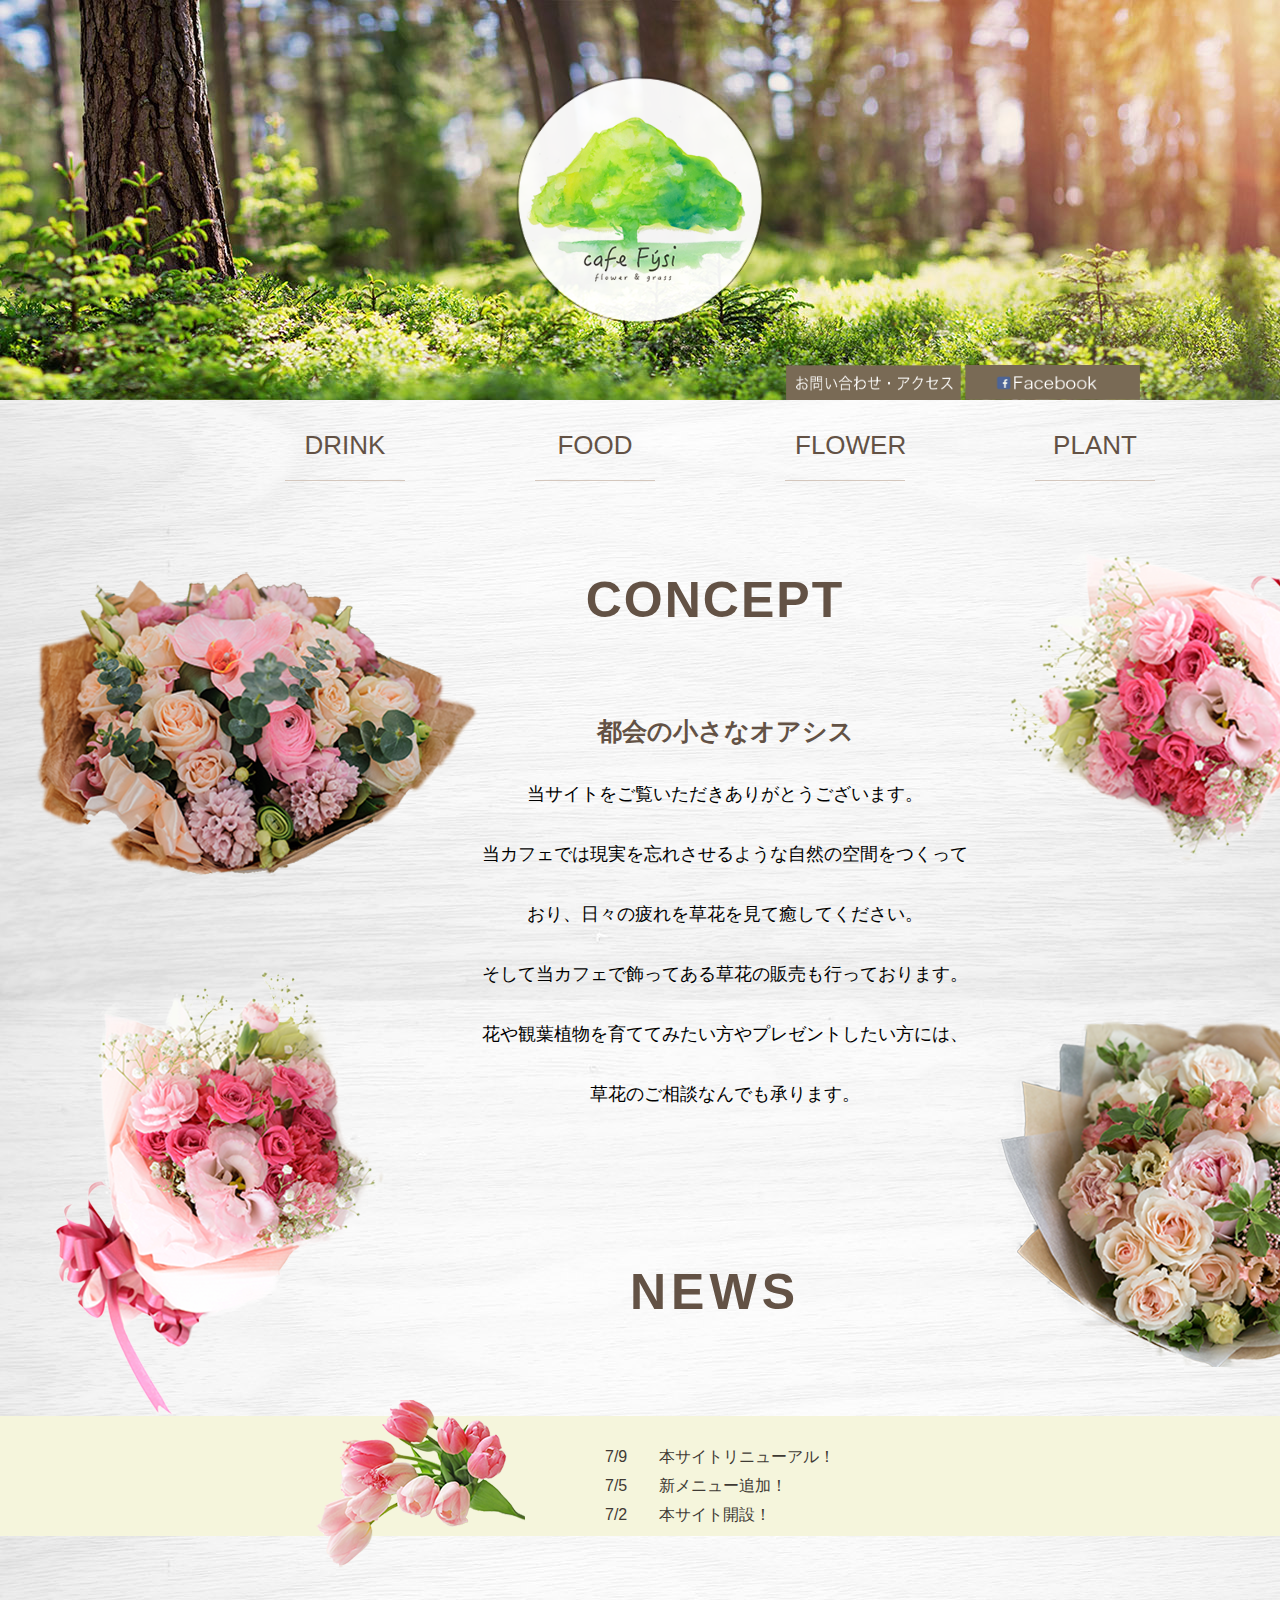
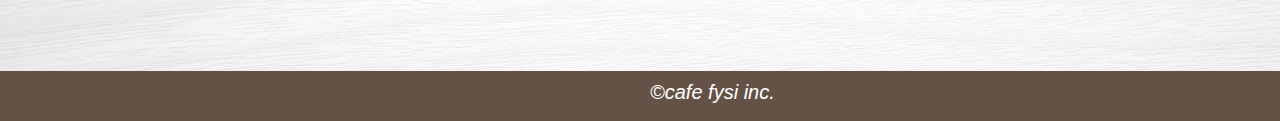
<file: index.html>
<!DOCTYPE html>
<html lang="ja">
<head>
    <meta charset="UTF-8">
    <meta name="viewport" content="width=device-width, initial-scale=1.0">
    <meta http-equiv="X-UA-Compatible" content="ie=edge">
    <link href="css/index.css" rel="stylesheet" type="text/css">
    <title>cafe fysi</title>
</head>
<body>
    <div class="header">
        <div class="slider">
            <div class="sliderwrapper" id="sliders">
                <div class="header-img"><img src="images/nature/nature-image02.jpeg" alt="header-img"></div>
                <div class="header-img"><img src="images/background/haikei01.jpeg" alt="header-img"></div>
                <div class="header-img"><img src="images/nature/nature-image04.jpeg" alt="header-img"></div>
                <div class="header-img"><img src="images/background/haikei02.jpeg" alt="header-img"></div>
            </div>
        </div>
            <a href="index.html"><img class="logo-img" src="images/logo.png" alt="logo-image"></a>
        <div class="form">
            <a href="contact.html"><img src="images/button/form.png" alt="form-image" width="175" height="35"></a>
            <a href="#"><img src="images/button/facebook.png" alt="facebook-image" width="175" height="35"></a>
        </div>
    </div>
    <div class="nav">
        <ul>
            <li><a href="drink.html">DRINK</a></li>
            <li><a href="food.html">FOOD</a></li>
            <li><a href="flower.html">FLOWER</a></li>
            <li><a href="plant.html">PLANT</a></li>
        </ul>
    </div>
<div class="main">
    <div class="leftbox">
        <p class="flower-img1">
            <img src="images/flower/flower01.png" alt="flower1">
        </p>
        <p class="flower-img2">
            <img src="images/flower/flower04.png" alt="flower2">
        </p>
    </div>
    <div class="centerbox">
        <h2 class="concept-title">CONCEPT</h2>
        <p class="concept-text"><span class="subtitle">都会の小さなオアシス</span><br>
            当サイトをご覧いただきありがとうございます。<br>
            当カフェでは現実を忘れさせるような自然の空間をつくっており、日々の疲れを草花を見て癒してください。<br>
            そして当カフェで飾ってある草花の販売も行っております。<br>
            花や観葉植物を育ててみたい方やプレゼントしたい方には、草花のご相談なんでも承ります。
        </p>
    </div>
    <div class="rightbox">
        <p class="flower-img3">
            <img src="images/flower/flower03.png" alt="flower3">
        </p>
        <p class="flower-img4">
            <img src="images/flower/flower02.png" alt="flower4">
        </p>
    </div>
    <div class="news">
        <h2 class="news-title">NEWS</h2>
        <div class="waku">
            </div>
            <p class="news-img">
                <img src="images/flower/flower.png" alt="flower5">
            </p>
            <p class="newscontents">7/9<span class="space"> </span>本サイトリニューアル！<br>
                7/5<span class="space"> </span>新メニュー追加！<br>
                7/2<span class="space"> </span> 本サイト開設！
            </p>
    </div>
</div>
<div class="footer">
    <address>&copy;cafe fysi inc.</address>
</div>
<script src="js/index.js"></script>
</body>
</html>
</file>
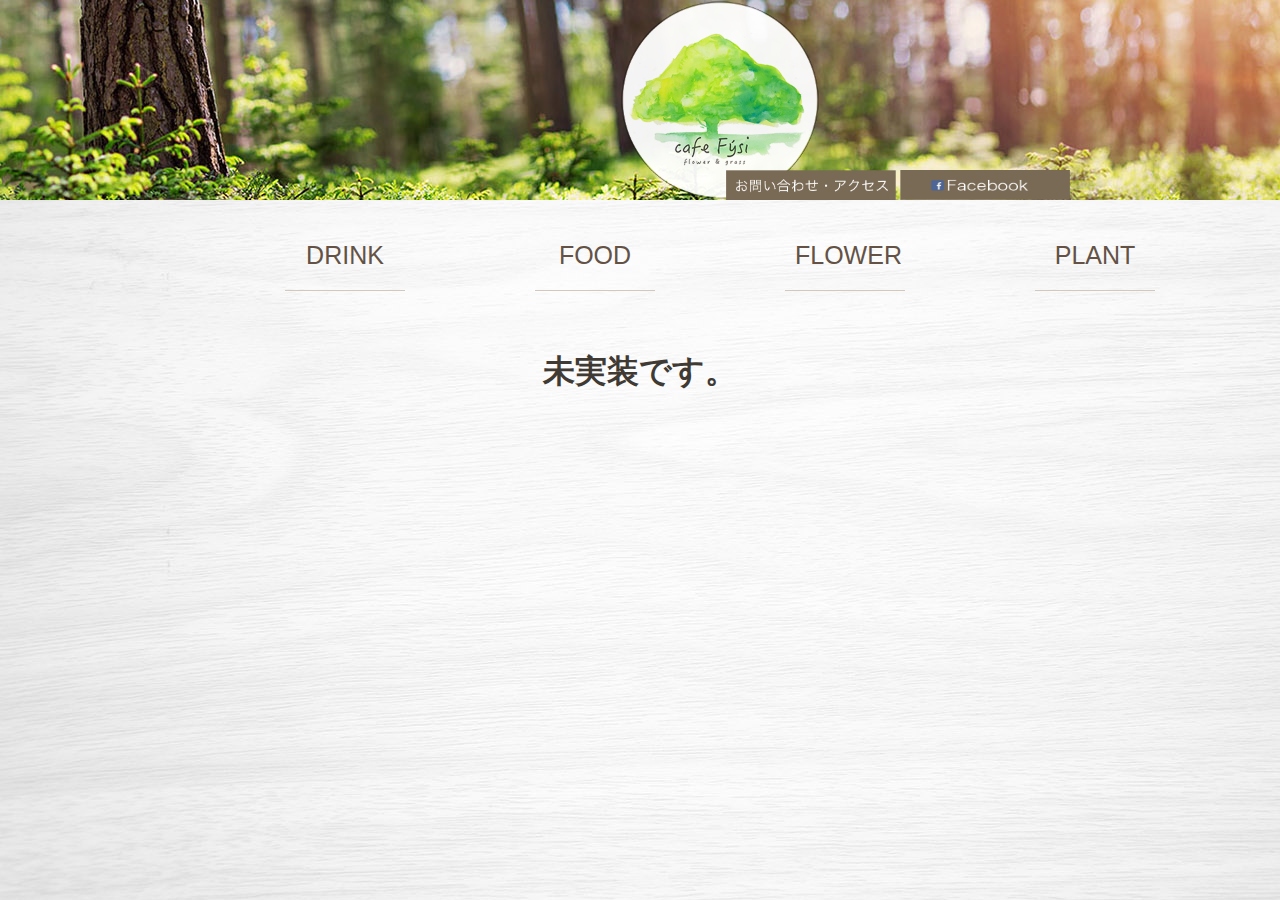
<file: contact.html>
<!DOCTYPE html>
<html lang="ja">
<head>
    <meta charset="UTF-8">
    <meta name="viewport" content="width=device-width, initial-scale=1.0">
    <meta http-equiv="X-UA-Compatible" content="ie=edge">
    <link rel="stylesheet" href="css/contact.css" type="text/css">
    <title>お問い合わせ</title>
</head>
<body>
<div class="header">
    <img class="header-img" src="images/nature/nature-image03.jpeg" alt="header-img">
    <a href="index.html" class="index-form"><img class="logo-img" src="images/logo.png" alt="logo-image" width="200" height="200"></a>
    <div class="form">
        <a href="#"><img src="images/button/form.png" alt="form-image" width="170" height="30"></a>
        <a href="#"><img src="images/button/facebook.png" alt="facebook-image" width="170" height="30"></a>
    </div>
</div>
<div class="nav">
    <ul class="menu">
        <li><a href="drink.html">DRINK</a></li>
        <li><a href="food.html">FOOD</a></li>
        <li><a href="flower.html">FLOWER</a></li>
        <li><a href="plant.html">PLANT</a></li>
    </ul>
</div>
<div class="content">
    <h1>未実装です。</h1>
</div>
</body>
</html>
</file>
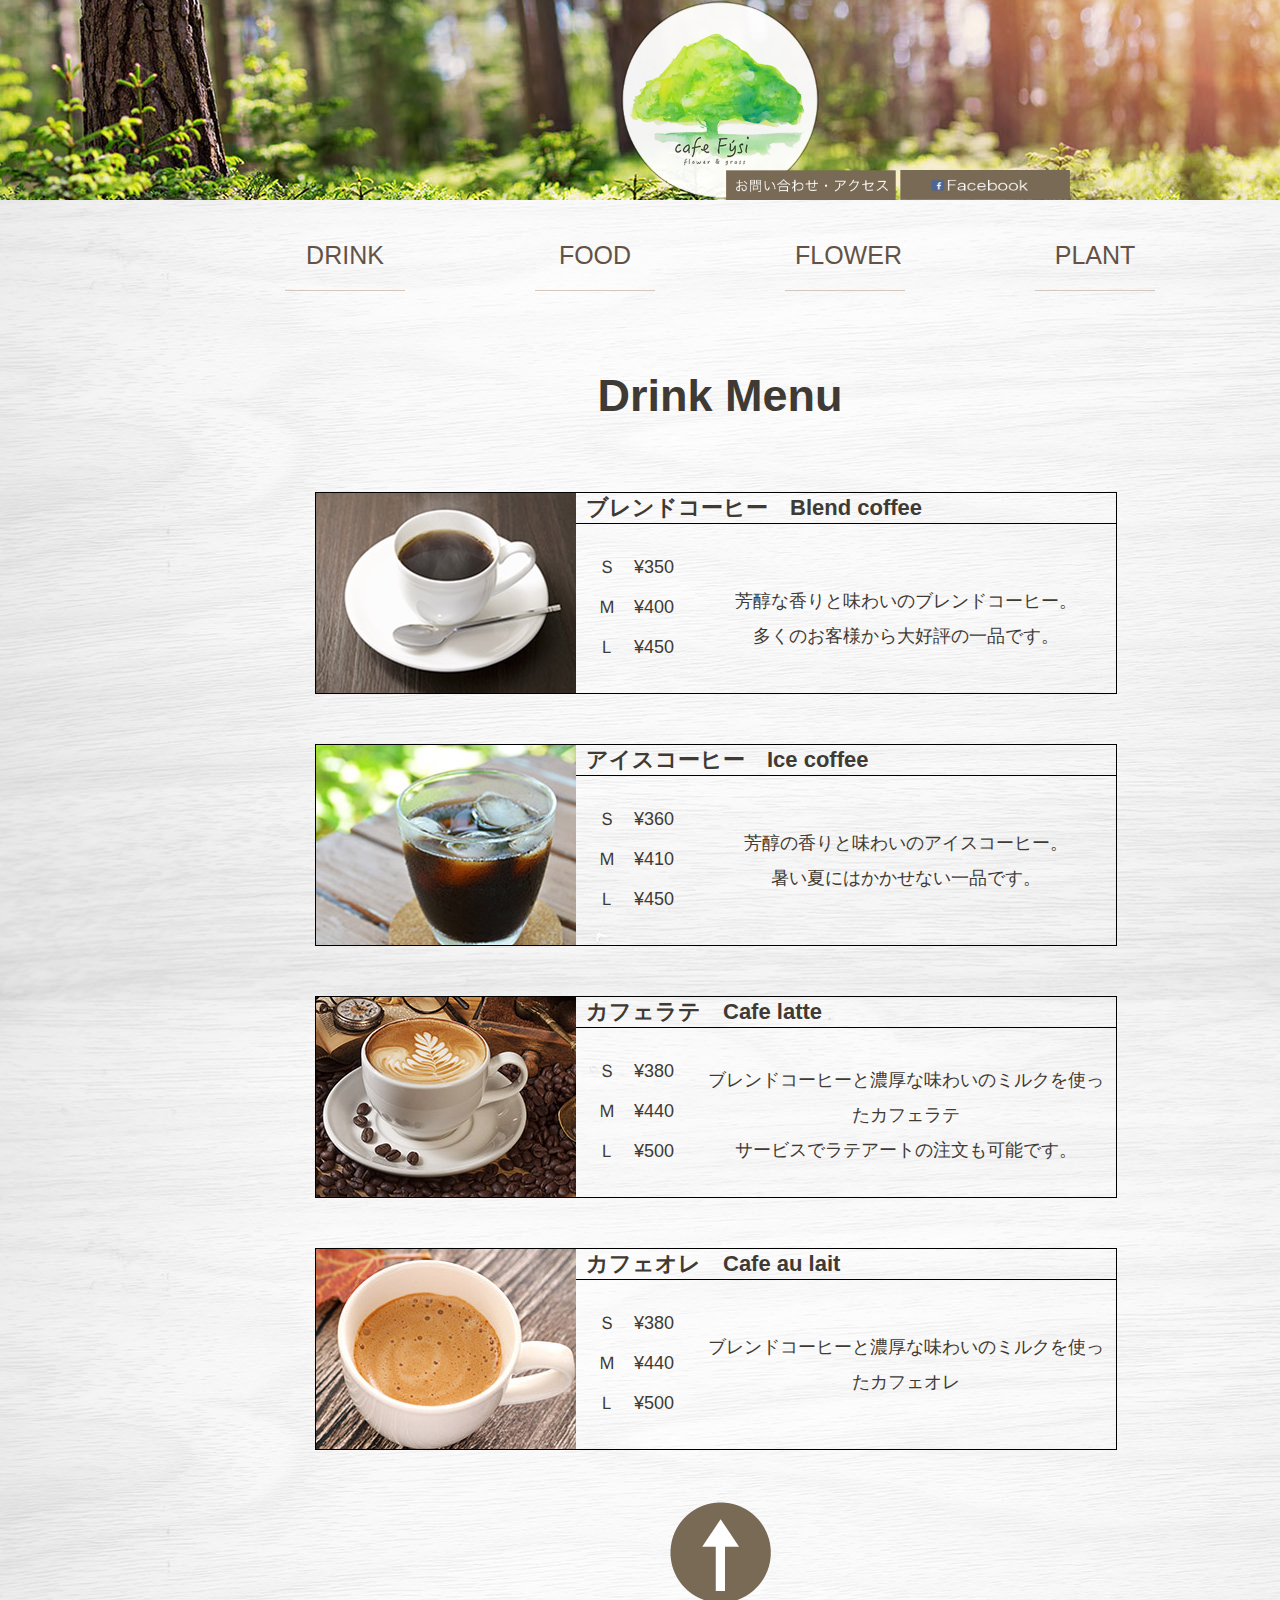
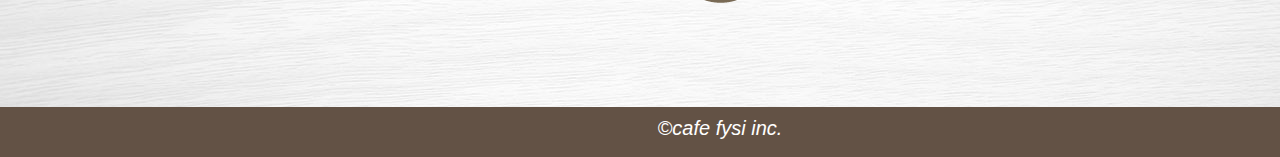
<file: drink.html>
<!DOCTYPE html>
<html lang="ja">
<head>
    <meta charset="UTF-8">
    <meta name="viewport" content="width=device-width, initial-scale=1.0">
    <meta http-equiv="X-UA-Compatible" content="ie=edge">
    <link href="css/drink.css" rel="stylesheet" type="text/css">
    <title>cafe fysi drink menu</title>
</head>
<body>
<div class="drink-main">
    <div class="header">
        <img class="header-img" src="images/nature/nature-image03.jpeg" alt="header-img">
        <a href="index.html" class="index-form"><img class="logo-img" src="images/logo.png" alt="logo-image" width="200" height="200"></a>
        <div class="form">
            <a href="contact.html"><img src="images/button/form.png" alt="form-image" width="170" height="30"></a>
            <a href="#"><img src="images/button/facebook.png" alt="facebook-image" width="170" height="30"></a>
        </div>
    </div>
    <div class="nav">
        <ul class="menu">
            <li><a href="drink.html">DRINK</a></li>
            <li><a href="food.html">FOOD</a></li>
            <li><a href="flower.html">FLOWER</a></li>
            <li><a href="plant.html">PLANT</a></li>
        </ul>
    </div>
    <div class="main">
        <h1>Drink Menu</h1>
        <div class="drinkmenu">
            <div class="blendcoffee"> 
                <img src="images/drink/drink01.jpeg" alt="coffee">
                <p class="blendcoffee-name">ブレンドコーヒー　Blend coffee</p>
                <ul class="price">
                    <li>Ｓ　¥350</li>
                    <li>Ｍ　¥400</li>
                    <li>Ｌ　¥450</li>
                </ul>
                <p class="bc-content">芳醇な香りと味わいのブレンドコーヒー。<br>
            多くのお客様から大好評の一品です。</p>
            </div>
            <div class="icecoffee">  
                <img src="images/drink/drink02.jpeg" alt="coffee">
                <p class="icecoffee-name">アイスコーヒー　Ice coffee</p>
                <ul class="price">
                    <li>Ｓ　¥360</li>
                    <li>Ｍ　¥410</li>
                    <li>Ｌ　¥450</li>
                </ul>
                <p class="ic-content">芳醇の香りと味わいのアイスコーヒー。<br>
                暑い夏にはかかせない一品です。</p>
            </div>
            <div class="cafelatte">  
                <img src="images/drink/drink03.jpeg" alt="coffee">
                <p class="cafelatte-name">カフェラテ　Cafe latte</p>
                <ul class="price">
                    <li>Ｓ　¥380</li>
                    <li>Ｍ　¥440</li>
                    <li>Ｌ　¥500</li>
                </ul>
                <p class="cl-content">ブレンドコーヒーと濃厚な味わいのミルクを使ったカフェラテ<br>
                サービスでラテアートの注文も可能です。</p>
            </div>
            <div class="cafeaulait">  
                <img src="images/drink/drink04.jpeg" alt="coffee">
                <p class="cafeaulait-name">カフェオレ　Cafe au lait</p>
                <ul class="price">
                    <li>Ｓ　¥380</li>
                    <li>Ｍ　¥440</li>
                    <li>Ｌ　¥500</li>
                </ul>
                <p class="cal-content">ブレンドコーヒーと濃厚な味わいのミルクを使ったカフェオレ</p>
            </div>
        </div>
        <a href="drink.html" class="top-up"><img src="images/button/up-button.png" alt="up-button" class="up-button"></a>
    </div>
    <div class="footer">
        <address>&copy;cafe fysi inc.</address>
    </div>
</div>

</body>
</html>
</file>
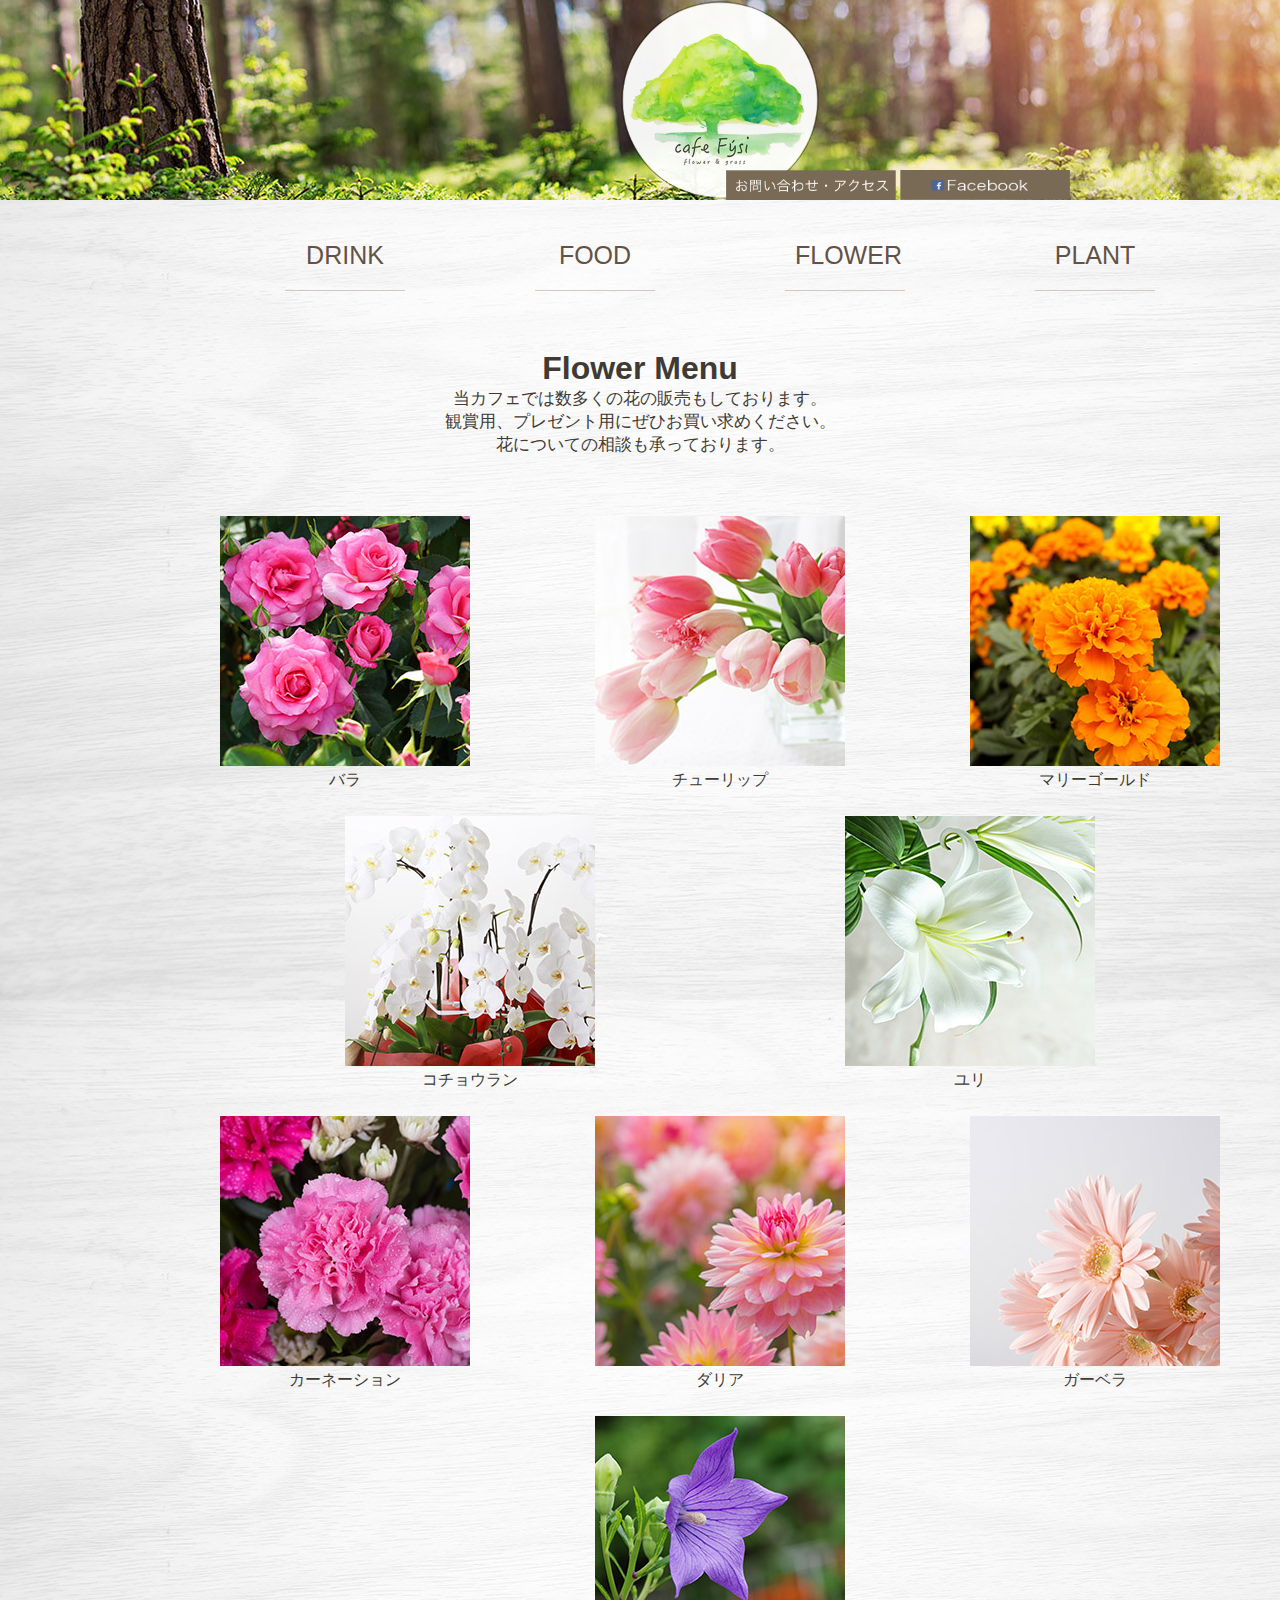
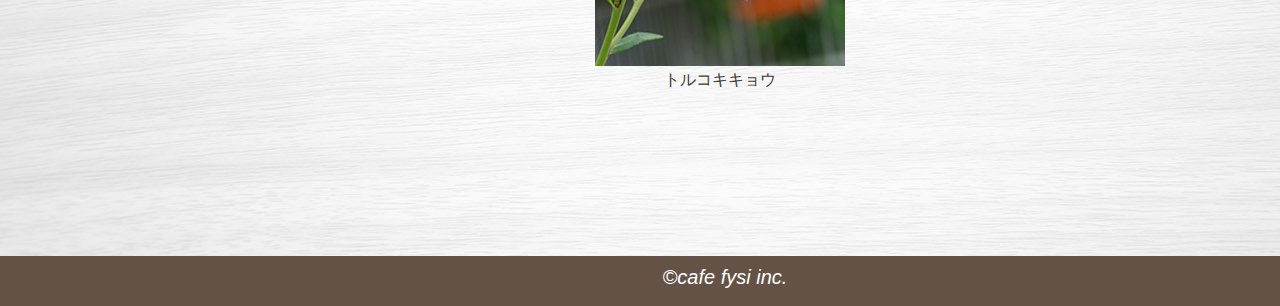
<file: flower.html>
<!DOCTYPE html>
<html lang="ja">
<head>
    <meta charset="UTF-8">
    <meta name="viewport" content="width=device-width, initial-scale=1.0">
    <meta http-equiv="X-UA-Compatible" content="ie=edge">
    <link href="css/flower.css" rel="stylesheet" type="text/css">
    <title>cafe fysi flower menu</title>
</head>
<body>
<div class="flower-main">
    <div class="header">
        <img class="header-img" src="images/nature/nature-image03.jpeg" alt="header-img">
        <a href="index.html" class="index-form"><img class="logo-img" src="images/logo.png" alt="logo-image" width="200" height="200"></a>
        <div class="form">
            <a href="contact.html"><img src="images/button/form.png" alt="form-image" width="170" height="30"></a>
            <a href="#"><img src="images/button/facebook.png" alt="facebook-image" width="170" height="30"></a>
        </div>
    </div>
    <div class="nav">
        <ul class="menu">
            <li><a href="drink.html">DRINK</a></li>
            <li><a href="food.html">FOOD</a></li>
            <li><a href="flower.html">FLOWER</a></li>
            <li><a href="plant.html">PLANT</a></li>
        </ul>
    </div>
    <div class="main">
        <h1>Flower Menu</h1>
        <p>当カフェでは数多くの花の販売もしております。<br>
            観賞用、プレゼント用にぜひお買い求めください。<br>
            花についての相談も承っております。</p>
        <div class="flower-images-list">
            <div class="flower-images-line01">
                <div class="roze">
                    <label for="popup01">
                        <img src="images/flower/roze.jpeg" alt="roze"><br>
                        バラ
                    </label>
                    <input type="checkbox" id="popup01">
                    <div class="popup">
                        <label for="popup01">
                            <span class="close">CLOSE</span>
                        </label>
                        <div class="flower-derails">
                            <h2>バラ</h2>
                            <img src="images/flower/roze.jpeg" alt="roze" class="image">
                            <p class="derails">
                                分類…バラ科<br>
                                植物タイプ…多年草<br>
                                大きさ…15〜200cm
                            </p>
                            <p class="price">1本　¥200</p>
                            <h3 class="htgrow">育て方</h3>
                            <p class="htgrow-content">
                                日当たりと水はけのよいところが適します。土質はあまり選びません。<br>
                                生育の適温は15～20℃ぐらいですが、夏の暑さにも耐え、軽い霜程度ならほとんど傷まず咲き続けます。
                            </p>
                            <h3 class="feature">特徴</h3>
                            <p class="feature-content">
                                ボリューム感があり、マッス植えや花壇の縁取り、コンテナ植えなど、広い場所から小さなスペースまで、華やかさを出すには好都合な草花です。
                            </p>
                        </div>
                    </div>
                </div>
                <div class="tulip">
                    <label for="popup02">
                        <img src="images/flower/tulip.jpeg" alt="tulip"><br>
                        チューリップ
                    </label>
                    <input type="checkbox" id="popup02">
                    <div class="popup">
                        <label for="popup02">
                            <span class="close">CLOSE</span>
                        </label>
                        <div class="flower-derails">
                            <h2>チューリップ</h2>
                            <img src="images/flower/tulip.jpeg" alt="tulip" class="image">
                            <p class="derails">
                                分類…ユリ科<br>
                                植物タイプ…多年草<br>
                                大きさ…60〜100cm
                            </p>
                            <p class="price">1本　¥100</p>
                            <h3 class="htgrow">育て方</h3>
                            <p class="htgrow-content">
                                日当たりのよい場所で育てます。庭植えの場合は、水はけがよいところで、連作はできるだけ避けます。<br>
                                植えつけの2～3週間前に、1㎡当たり堆肥1kgと苦土石灰100gをよくすき込んでおきます。
                            </p>
                            <h3 class="feature">特徴</h3>
                            <p class="feature-content">
                                チューリップは花も葉もシンプルで美しく、世界中で人気のある球根植物です。<br>
                            これまでに数えられないほどの品種が誕生し、現在の品種リストには5000を超える品種が登録され、およそ1000品種が世界中で育てられています。
                            </p>
                        </div>
                    </div>
                </div>
                <div class="marigold">
                    <label for="popup03">
                        <img src="images/flower/marigold.jpeg" alt="marigold"><br>
                        マリーゴールド
                    </label>
                    <input type="checkbox" id="popup03">
                    <div class="popup">
                        <label for="popup03">
                            <span class="close">CLOSE</span>
                        </label>
                        <div class="flower-derails">
                            <h2>マリーゴールド</h2>
                            <img src="images/flower/marigold.jpeg" alt="marigold" class="image">
                            <p class="derails">
                                分類…キク科<br>
                                植物タイプ…１年草<br>
                                大きさ…20〜100cm
                            </p>
                            <p class="price">1苗　¥180</p>
                            <h3 class="htgrow">育て方</h3>
                            <p class="htgrow-content">
                                日当たりと水はけのよいところが適します。土質はあまり選びません。<br>
                                生育の適温は15～20℃ぐらいですが、夏の暑さにも耐え、軽い霜程度ならほとんど傷まず咲き続けます。
                            </p>
                            <h3 class="feature">特徴</h3>
                            <p class="feature-content">
                                栽培も容易で、花壇の定番品目ともいえるポピュラーな花です。<br>
                                ボリューム感があり、マッス植えや花壇の縁取り、コンテナ植えなど、広い場所から小さなスペースまで、華やかさを出すには好都合な草花です。
                            </p>
                        </div>
                    </div>
                </div>
            </div>
            <div class="flower-images-line02">
                <div class="phalaenopsis">
                    <label for="popup04">
                        <img src="images/flower/phalaenopsis.jpeg" alt="phalaenopsis"><br>
                        コチョウラン
                    </label>
                    <input type="checkbox" id="popup04">
                    <div class="popup">
                        <label for="popup04">
                            <span class="close">CLOSE</span>
                        </label>
                        <div class="flower-derails">
                            <h2>コチョウラン</h2>
                            <img src="images/flower/phalaenopsis.jpeg" alt="phalaenopsis" class="image">
                            <p class="derails">
                                分類…ラン科<br>
                                植物タイプ…多年草<br>
                                大きさ…10〜100cm
                            </p>
                            <p class="phalaenopsis-price">1本仕立て　¥6000</p>
                            <h3 class="htgrow">育て方</h3>
                            <p class="htgrow-content">
                                やや暖かめ（18℃以上）を好むので、冬は室内の暖かい場所で、春の終わり（5月下旬）から秋の初め（9月下旬）までは戸外で管理します。<br>
                                また、強い日光を嫌うので、夏は40～50％の遮光ネットの下に置きます。
                            </p>
                            <h3 class="feature">特徴</h3>
                            <p class="feature-content">
                                コチョウランは、もともとは東南アジア原産の着生ランです。バルブをもたず、肉厚の大きな葉の中に水分や養分をためて成長するタイプです。<br>
                                暖かい栽培環境を好むため、冬の寒さには注意が必要です。
                            </p>
                        </div>
                    </div>
                </div>
                <div class="lily">
                    <label for="popup05">
                        <img src="images/flower/lily.jpeg" alt="lily"><br>
                        ユリ
                    </label>
                    <input type="checkbox" id="popup05">
                    <div class="popup">
                        <label for="popup05">
                            <span class="close">CLOSE</span>
                        </label>
                        <div class="flower-derails">
                            <h2>ユリ</h2>
                            <img src="images/flower/lily.jpeg" alt="lily" class="image">
                            <p class="derails">
                                分類…ユリ科<br>
                                植物タイプ…多年草<br>
                                大きさ…50〜200cm
                            </p>
                            <p class="price">1本　¥1000</p>
                            <h3 class="htgrow">育て方</h3>
                            <p class="htgrow-content">
                                 球根が埋まっている地中の温度が高くなるのを嫌うため、梅雨明け以降は、地面に強い直射日光が当たらない場所や建物の東側など、できるだけ涼しい環境で育てるとよいでしょう。
                            </p>
                            <h3 class="feature">特徴</h3>
                            <p class="feature-content">ユリは花姿や草姿、開花期などがさまざまで、多くの園芸品種があります。<br>
                                減少したとはいえ、日本には、ヤマユリやササユリ、テッポウユリなどが野山に自生しており、古くから愛されてきました
                            </p>
                        </div>
                    </div>
                </div>
            </div>
            <div class="flower-images-line03">
                <div class="carnation">
                    <label for="popup06">
                        <img src="images/flower/carnation.jpeg" alt="carnation"><br>
                        カーネーション
                    </label>
                    <input type="checkbox" id="popup06">
                    <div class="popup">
                        <label for="popup06">
                            <span class="close">CLOSE</span>
                        </label>
                        <div class="flower-derails">
                            <h2>カーネーション</h2>
                            <img src="images/flower/carnation.jpeg" alt="carnation" class="image">
                            <p class="derails">
                                分類…ナデシコ科<br>
                                植物タイプ…多年草<br>
                                大きさ…10〜30cm
                            </p>
                            <p class="price">1本　¥100</p>
                            <h3 class="htgrow">育て方</h3>
                            <p class="htgrow-content">
                                庭植え、鉢植えを問わず、日当たりがよく、乾燥した気候を好み、高温多湿や長雨には弱い性質をもっています。<br>
                                ナデシコの仲間なので似たような環境がよいのですが、タツタナデシコなどよりは、蒸れや病気に弱いので注意します。
                            </p>
                            <h3 class="feature">特徴</h3>
                            <p class="feature-content">
                                カーネーションは母の日に贈る花として、古くから親しまれ、年間を通してフラワーアレンジやブーケなどに利用の多い花です。<br>
                                フリルのように波打つ花びらが重なり合い、すっきりとした端正な草姿と独特の香りが魅力です。
                            </p>
                        </div>
                    </div>
                </div>
                <div class="dahlia">
                    <label for="popup07">
                        <img src="images/flower/dahlia.jpeg" alt="dahlia"><br>
                        ダリア
                    </label>
                    <input type="checkbox" id="popup07">
                    <div class="popup">
                        <label for="popup07">
                            <span class="close">CLOSE</span>
                        </label>
                        <div class="flower-derails">
                            <h2>ダリア</h2>
                            <img src="images/flower/dahlia.jpeg" alt="dahlia" class="image">
                            <p class="derails">
                                分類…キク科<br>
                                植物タイプ…多年草<br>
                                大きさ…20〜200cm
                            </p>
                            <p class="price">1本　¥300</p>
                            <h3 class="htgrow">育て方</h3>
                            <p class="htgrow-content">
                                日本では、夏が高温となるため、葉は茂っても花が咲きにくく、秋に多く咲きます。<br>
                                冬期は地中の球根で越冬しますが、凍結や多湿を防ぐため、掘り上げて春まで貯蔵する必要があります。生育中はできるだけ半日以上は日の当たるところで育てます。
                            </p>
                            <h3 class="feature">特徴</h3>
                            <p class="feature-content">
                                ダリアは豪華で力強く咲く大輪種から、優雅な中輪種や可憐な小輪種、シンプルな一重咲きや変化咲きなど品種が非常に多く、大小さまざまで用途も広く、古くから親しまれてきた春植え球根です。
                            </p>
                        </div>
                    </div>
                </div>
                <div class="gerbera">
                    <label for="popup08">
                        <img src="images/flower/gerbera.jpeg" alt="gerbera"><br>
                        ガーベラ
                    </label>
                    <input type="checkbox" id="popup08">
                    <div class="popup">
                        <label for="popup08">
                            <span class="close">CLOSE</span>
                        </label>
                        <div class="flower-derails">
                            <h2>ガーベラ</h2>
                            <img src="images/flower/gerbera.jpeg" alt="gerbera" class="image">
                            <p class="derails">
                                分類…キク科<br>
                                植物タイプ…多年草<br>
                                大きさ…10〜80cm
                            </p>
                            <p class="price">1本　¥150</p>
                            <h3 class="htgrow">育て方</h3>
                            <p class="htgrow-content">
                                十分な日照のある温暖な気候を好みます。<br>
                                日当たりが悪いと、葉が茂るだけで花が咲きにくい性質があります。鉢植えも半日以上は日光の当たるところで管理しましょう。
                            </p>
                            <h3 class="feature">特徴</h3>
                            <p class="feature-content">
                                ガーベラは陽気で明るい雰囲気をもつ花で、葉は地際に集まって茂り、花茎だけが長く伸びて咲くすっきりした草姿が特徴です。
                            </p>
                        </div>
                    </div>
                </div>
            </div>
            <div class="flower-images-line04">
                <div class="turquoise">
                    <label for="popup09">
                        <img src="images/flower/turquoise.jpeg" alt="turquoise"><br>
                        トルコキキョウ
                    </label>
                    <input type="checkbox" id="popup09">
                    <div class="popup">
                        <label for="popup09">
                            <span class="close">CLOSE</span>
                        </label>
                        <div class="flower-derails">
                            <h2>トルコキキョウ</h2>
                            <img src="images/flower/turquoise.jpeg" alt="turquoise" class="image">
                            <p class="derails">
                                分類…リンドウ科<br>
                                植物タイプ…１年草<br>
                                大きさ…20〜100cm
                            </p>
                            <p class="price">1本　¥100</p>
                            <h3 class="htgrow">育て方</h3>
                            <p class="htgrow-content">
                                鉢植えでは、9月から10月にタネをまいたあとは、雨の当たらない日陰に置いて底面給水にして、涼しく管理します。<br>
                                発芽後は、よく日に当てましょう。雨に当たると小さなタネが流れてしまいます。
                            </p>
                            <h3 class="feature">特徴</h3>
                            <p class="feature-content">
                                トルコギキョウはその和名から、キキョウ科の植物だと誤解されることがよくありますが、北アメリカ南西部から南部、メキシコ、南アメリカ北部の平原や河口に、2～3種が広く分布しているリンドウ科の植物です。
                            </p>
                        </div>
                    </div>
                </div>
            </div>
        </div>
    </div>
        
</div>
<div class="footer">
    <address>&copy;cafe fysi inc.</address>
</div>
 
</body>
</html>
</file>
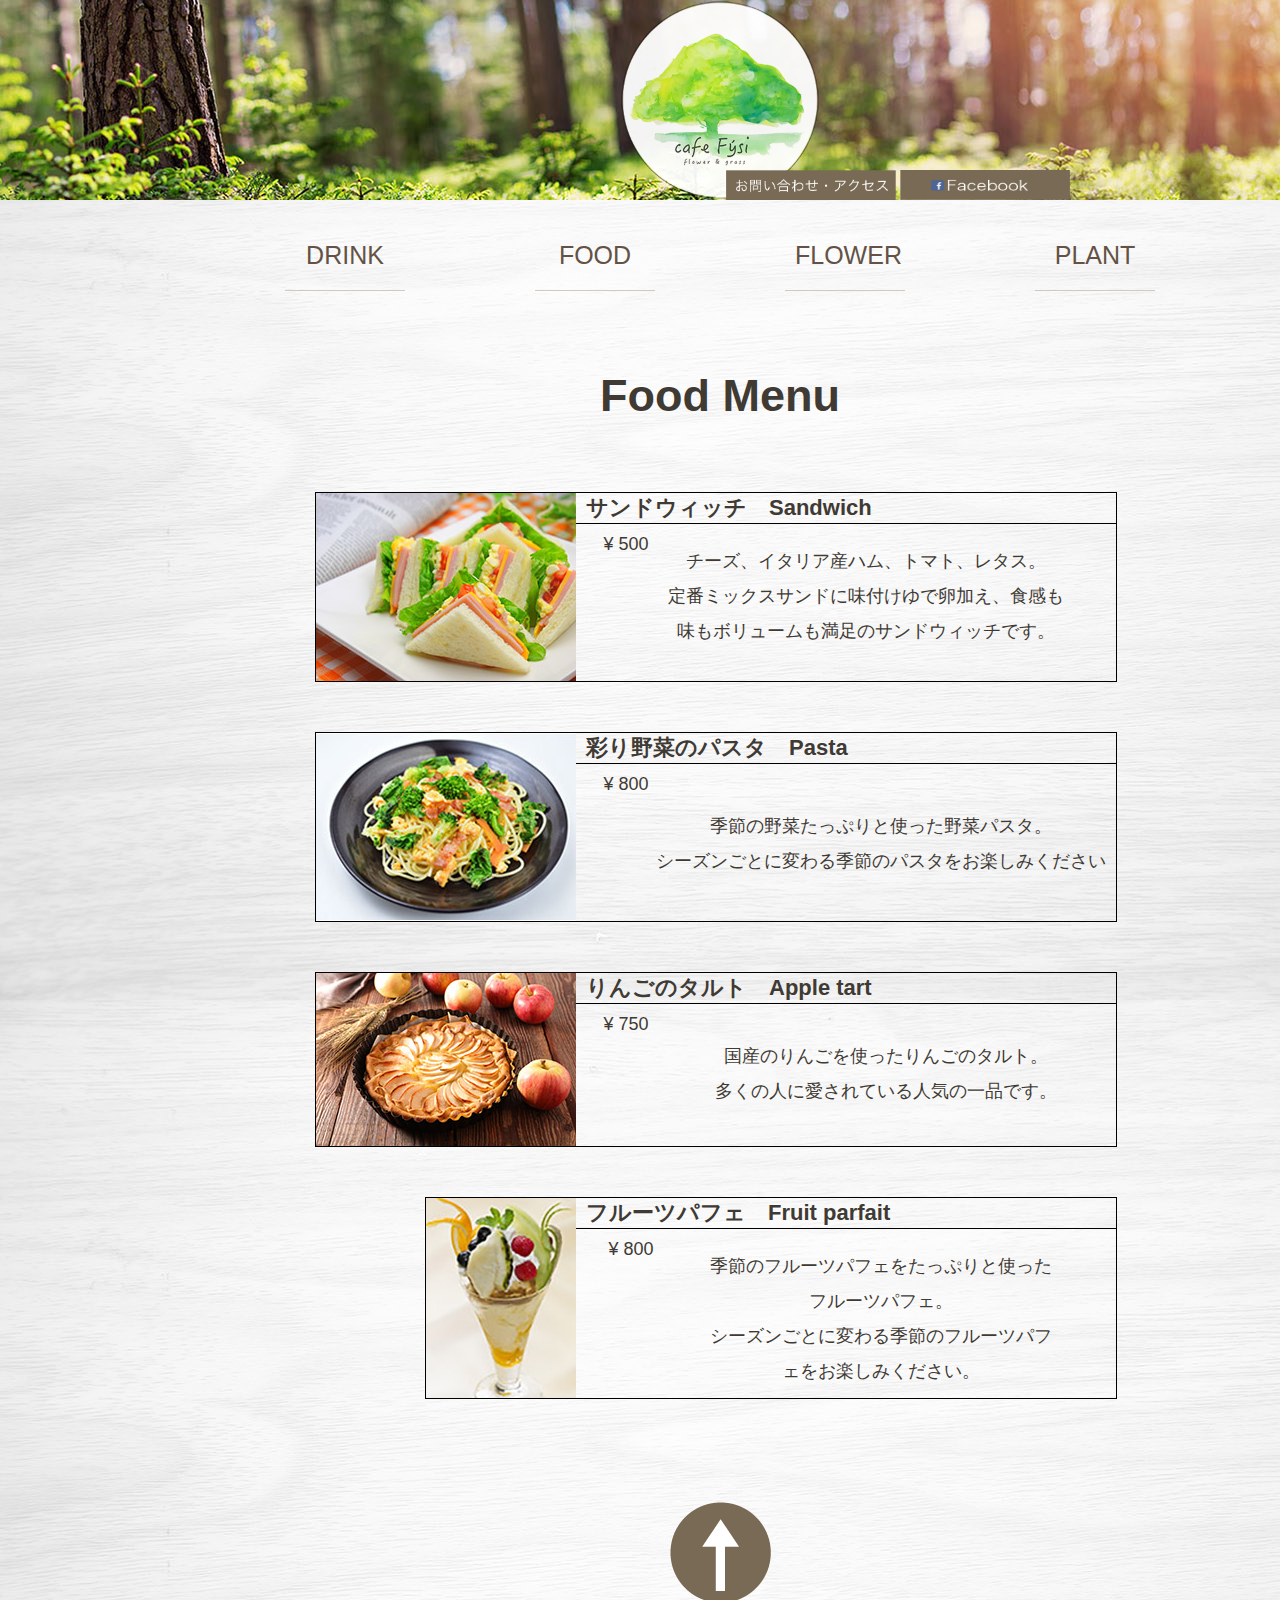
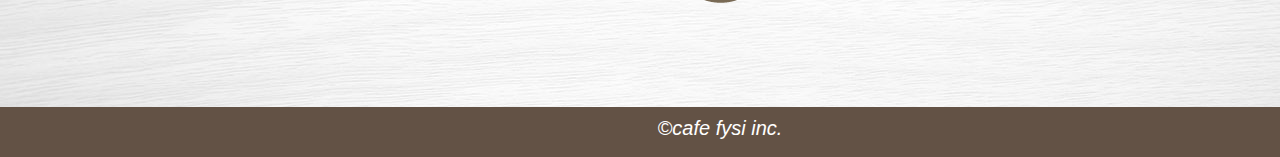
<file: food.html>
<!DOCTYPE html>
<html lang="ja">
<head>
    <meta charset="UTF-8">
    <meta name="viewport" content="width=device-width, initial-scale=1.0">
    <meta http-equiv="X-UA-Compatible" content="ie=edge">
    <link href="css/food.css" rel="stylesheet" type="text/css">
    <title>cafe fysi food menu</title>
</head>
<body>
<div class="food-main">
    <div class="header">
        <img class="header-img" src="images/nature/nature-image03.jpeg" alt="header-img">
        <a href="index.html"><img class="logo-img" src="images/logo.png" alt="logo-image" width="200" height="200"></a>
        <div class="form">
            <a href="contact.html"><img src="images/button/form.png" alt="form-image" width="170" height="30"></a>
            <a href="#"><img src="images/button/facebook.png" alt="facebook-image" width="170" height="30"></a>
        </div>
    </div>
    <div class="nav">
        <ul class="menu">
            <li><a href="drink.html">DRINK</a></li>
            <li><a href="food.html">FOOD</a></li>
            <li><a href="flower.html">FLOWER</a></li>
            <li><a href="plant.html">PLANT</a></li>
        </ul>
    </div>
    <div class="main">
        <h1>Food Menu</h1>
        <div class="foodmenu">
            <div class="sandwich">  
                <img src="images/food/food01.jpeg" alt="food01">
                <p class="sandwich-name">サンドウィッチ　Sandwich</p>
                <p class="price">¥ 500</p>
                <p class="sw-content">チーズ、イタリア産ハム、トマト、レタス。<br>
                定番ミックスサンドに味付けゆで卵加え、食感も味もボリュームも満足のサンドウィッチです。</p>
            </div>
            <div class="pasta">  
                <img src="images/food/food02.jpeg" alt="food02">
                <p class="pasta-name">彩り野菜のパスタ　Pasta</p>
                <p class="price">¥ 800</p>
                <p class="p-content">季節の野菜たっぷりと使った野菜パスタ。<br>
                シーズンごとに変わる季節のパスタをお楽しみください</p>
            </div>
            <div class="tart">  
                <img src="images/food/food03.jpeg" alt="food03">
                <p class="tart-name">りんごのタルト　Apple tart</p>
                <p class="price">¥ 750</p>
                <p class="t-content">国産のりんごを使ったりんごのタルト。<br>
                多くの人に愛されている人気の一品です。</p>
            </div>
            <div class="parfait">  
                <img src="images/food/food04.jpeg" alt="food04">
                <p class="parfait-name">フルーツパフェ　Fruit parfait</p>
                <p class="price">¥ 800</p>
                <p class="pf-content">季節のフルーツパフェをたっぷりと使ったフルーツパフェ。<br>
                シーズンごとに変わる季節のフルーツパフェをお楽しみください。</p>
            </div>
        </div>
        <a href="food.html" class="top-up"><img src="images/button/up-button.png" alt="up-button" class="up-button"></a>
    </div>
    <div class="footer">
        <address>&copy;cafe fysi inc.</address>
    </div>
</div>

</body>
</html>
</file>
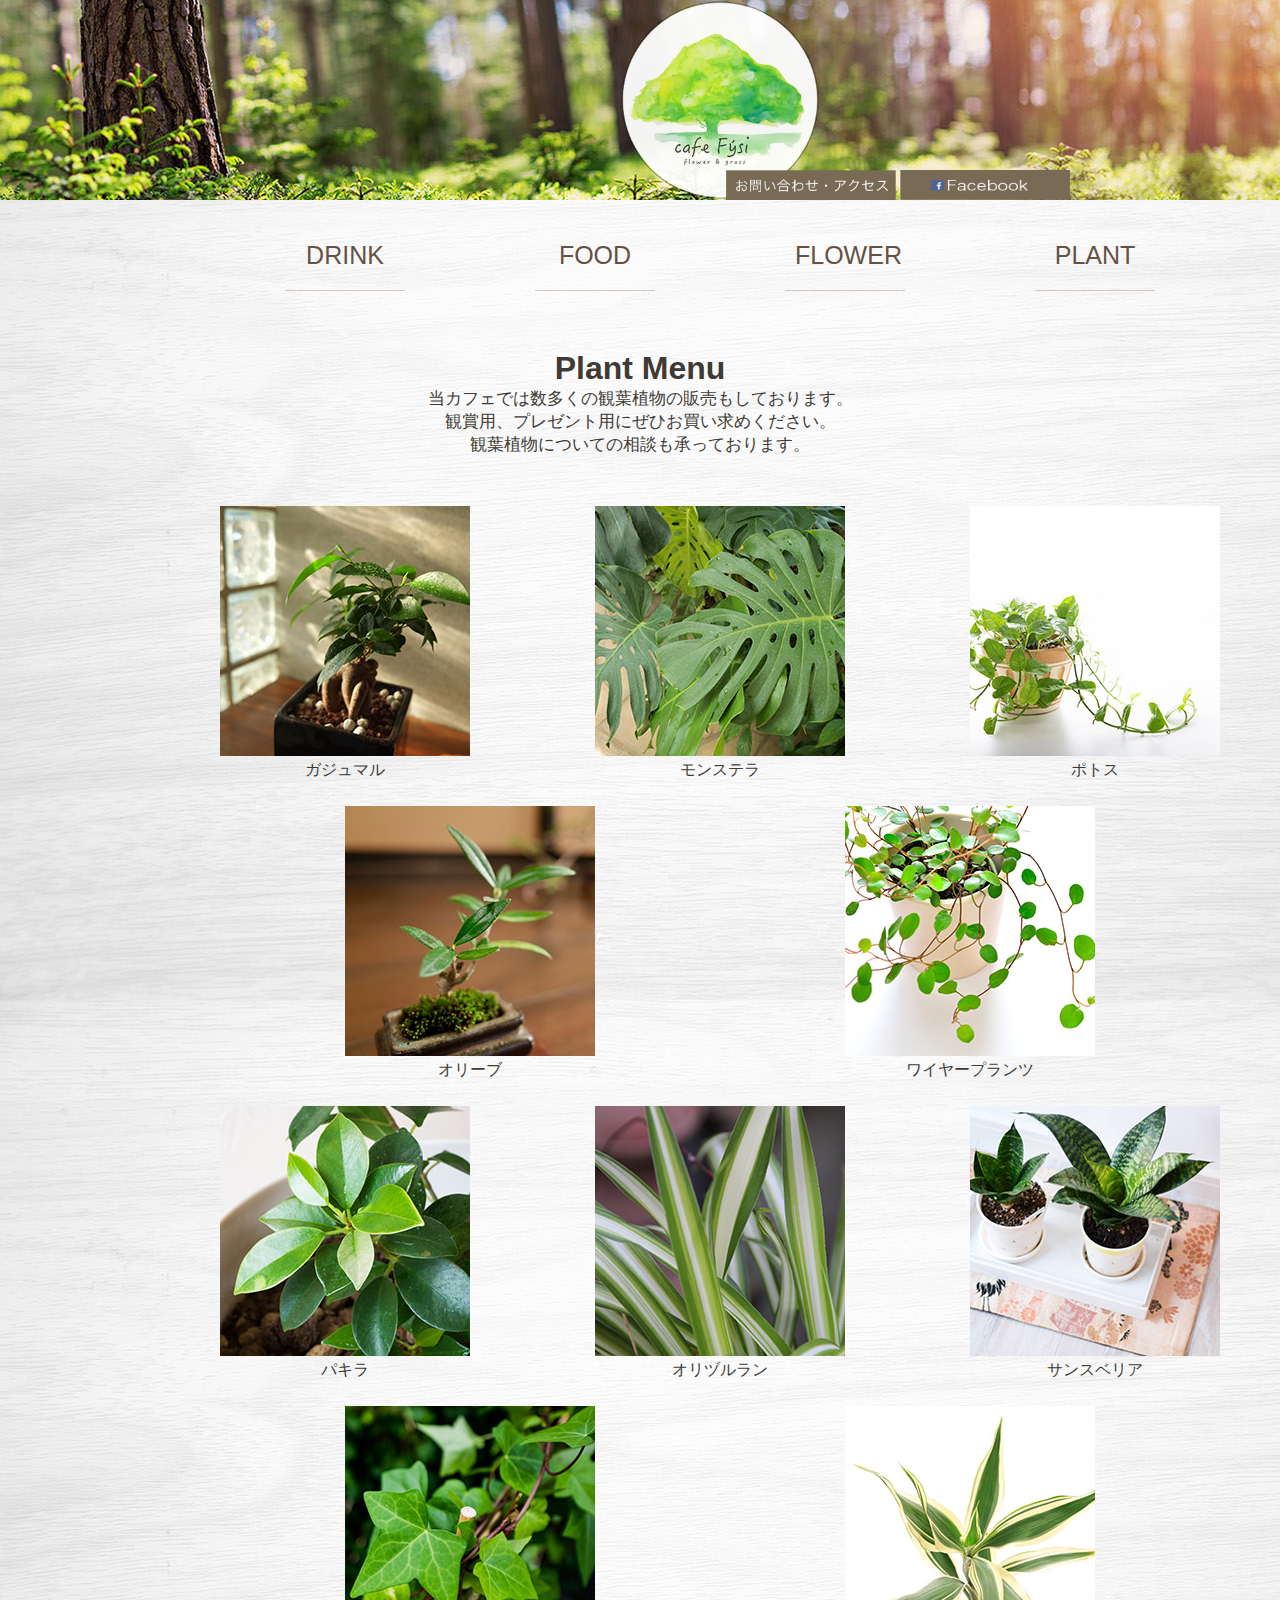
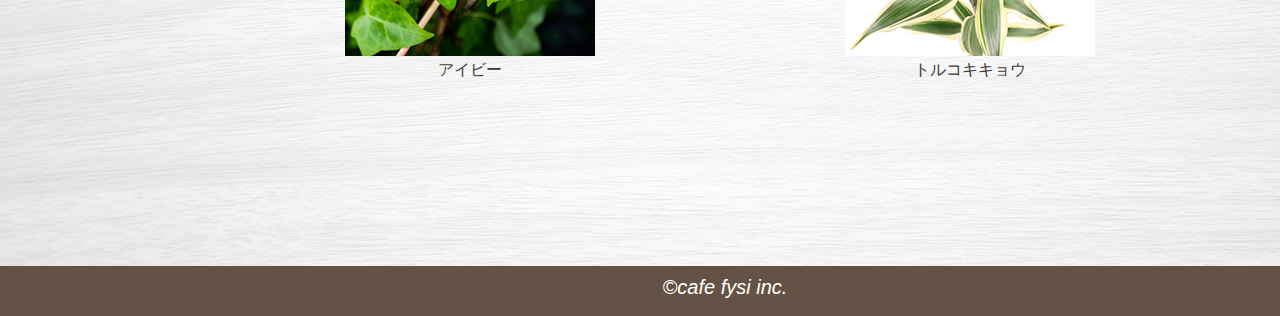
<file: plant.html>
<!DOCTYPE html>
<html lang="ja">
<head>
    <meta charset="UTF-8">
    <meta name="viewport" content="width=device-width, initial-scale=1.0">
    <meta http-equiv="X-UA-Compatible" content="ie=edge">
    <link href="css/plant.css" rel="stylesheet" type="text/css">
    <title>cafe fysi plant menu</title>
</head>
<body>
<div class="plant-main">
    <div class="header">
        <img class="header-img" src="images/nature/nature-image03.jpeg" alt="header-img">
        <a href="index.html" class="index-form"><img class="logo-img" src="images/logo.png" alt="logo-image" width="200" height="200"></a>
        <div class="form">
            <a href="contact.html"><img src="images/button/form.png" alt="form-image" width="170" height="30"></a>
            <a href="#"><img src="images/button/facebook.png" alt="facebook-image" width="170" height="30"></a>
        </div>
    </div>
    <div class="nav">
        <ul class="menu">
            <li><a href="drink.html">DRINK</a></li>
            <li><a href="food.html">FOOD</a></li>
            <li><a href="flower.html">FLOWER</a></li>
            <li><a href="plant.html">PLANT</a></li>
        </ul>
    </div>
    <div class="main">
        <h1>Plant Menu</h1>
        <p>当カフェでは数多くの観葉植物の販売もしております。<br>
            観賞用、プレゼント用にぜひお買い求めください。<br>
            観葉植物についての相談も承っております。</p>
        <div class="plant-images-list">
            <div class="plant-images-line01">
                <div class="roze">
                    <label for="popup01">
                        <img src="images/plant/banjul.jpeg" alt="banjul"><br>
                        ガジュマル
                    </label>
                    <input type="checkbox" id="popup01">
                    <div class="popup">
                        <label for="popup01">
                            <span class="close">CLOSE</span>
                        </label>
                        <div class="plant-derails">
                            <h2>ガジュマル</h2>
                            <img src="images/plant/banjul.jpeg" alt="banjul" class="image">
                            <p class="derails">
                                分類…クワ科<br>
                                大きさ…15〜200cm
                            </p>
                            <p class="price">1苗　¥1000</p>
                            <h3 class="htgrow">育て方</h3>
                            <p class="htgrow-content">
                                ガジュマルは寒さに強くないので季節や気温（室温）<br>
                                によって水やりのタイミングを変える必要があります。
                            </p>
                            <h3 class="feature">特徴</h3>
                            <p class="feature-content">
                                ガジュマルは熱帯~亜熱帯地方に分布する常緑高木なので暖かくて日光のある場所を好みます。日光にあてること、水のやり方には気を配る必要がありますが、基本的には育てやすい観葉植物です。
                            </p>
                        </div>
                    </div>
                </div>
                <div class="tulip">
                    <label for="popup02">
                        <img src="images/plant/monstera.jpeg" alt="monstera"><br>
                        モンステラ
                    </label>
                    <input type="checkbox" id="popup02">
                    <div class="popup">
                        <label for="popup02">
                            <span class="close">CLOSE</span>
                        </label>
                        <div class="plant-derails">
                            <h2>モンステラ</h2>
                            <img src="images/plant/monstera.jpeg" alt="monstera" class="image">
                            <p class="derails">
                                分類…サトイモ科<br>
                                大きさ…10〜200cm
                            </p>
                            <p class="price">1苗　¥700</p>
                            <h3 class="htgrow">育て方</h3>
                            <p class="htgrow-content">
                                耐陰性が強い植物で、日当たりが悪い場所にも置けますが、日陰に長期間置くと節間が広くなり、株が軟弱になるので注意します。<br>
                                できるだけ日光に当てたほうが、しっかりした株に育ちます。
                            </p>
                            <h3 class="feature">特徴</h3>
                            <p class="feature-content">
                                モンステラはつる性の着生植物で、原生地では、付着根で樹木やヤシ類などに這い上がって伸びていきます。<br>
                                深い切れ込みや穴がある葉形が独特なので人気があり、小鉢から大鉢仕立てまでいろいろなサイズで楽しめます。
                            </p>
                        </div>
                    </div>
                </div>
                <div class="marigold">
                    <label for="popup03">
                        <img src="images/plant/potos.jpeg" alt="potos"><br>
                        ポトス
                    </label>
                    <input type="checkbox" id="popup03">
                    <div class="popup">
                        <label for="popup03">
                            <span class="close">CLOSE</span>
                        </label>
                        <div class="plant-derails">
                            <h2>ポトス</h2>
                            <img src="images/plant/potos.jpeg" alt="potos" class="image">
                            <p class="derails">
                                分類…サトイモ科<br>
                                大きさ…10〜150cm
                            </p>
                            <p class="price">1苗　¥1000</p>
                            <h3 class="htgrow">育て方</h3>
                            <p class="htgrow-content">
                                春から秋までは半日陰に置き、冬は光線によく当てます。日光が弱すぎると斑が消えることがあるので注意します。<br>
                                春から秋に戸外やベランダなどに置いた株は、冬は室内に取り込みます。多湿を好むので、年間を通してこまめに葉水を与えます。
                            </p>
                            <h3 class="feature">特徴</h3>
                            <p class="feature-content">
                                観葉植物のポトスはつる性の着生植物で、熱帯地方で大きな木に這い上がるように育ち、長さ数十mまで伸びます。<br>
                                一般に観賞しているのは幼葉で、成葉になると羽状に切れ込みが入ります。ミニ観葉から大鉢までの観葉植物として楽しめます。
                            </p>
                        </div>
                    </div>
                </div>
            </div>
            <div class="plant-images-line02">
                <div class="olive">
                    <label for="popup04">
                        <img src="images/plant/olive.jpeg" alt="olive"><br>
                        オリーブ
                    </label>
                    <input type="checkbox" id="popup04">
                    <div class="popup">
                        <label for="popup04">
                            <span class="close">CLOSE</span>
                        </label>
                        <div class="plant-derails">
                            <h2>オリーブ</h2>
                            <img src="images/plant/olive.jpeg" alt="olive" class="image">
                            <p class="derails">
                                分類…モクセイ科<br>
                                大きさ…2m以上
                            </p>
                            <p class="price">1本　¥2500</p>
                            <h3 class="htgrow">育て方</h3>
                            <p class="htgrow-content">
                                日光を好むので、庭植えの植えつけ場所、鉢植えの置き場とも日当たり良好な場所を選びます。<br>
                                鉢土の表面が白く乾いたら、鉢底の穴から少し流れ出るくらいたっぷり与えます。
                            </p>
                            <h3 class="feature">特徴</h3>
                            <p class="feature-content">
                                コチョウランは、もともとは東南アジア原産の着生ランです。バルブをもたず、肉厚の大きな葉の中に水分や養分をためて成長するタイプです。<br>
                                暖かい栽培環境を好むため、冬の寒さには注意が必要です。
                            </p>
                        </div>
                    </div>
                </div>
                <div class="wireplanats">
                    <label for="popup05">
                        <img src="images/plant/wireplants.jpeg" alt="wireplants"><br>
                        ワイヤープランツ
                    </label>
                    <input type="checkbox" id="popup05">
                    <div class="popup">
                        <label for="popup05">
                            <span class="close">CLOSE</span>
                        </label>
                        <div class="plant-derails">
                            <h2>ワイヤープランツ</h2>
                            <img src="images/plant/wireplants.jpeg" alt="wireplants" class="image">
                            <p class="derails">
                                分類…タデ科<br>
                                大きさ…〜5m
                            </p>
                            <p class="price">1苗　¥500</p>
                            <h3 class="htgrow">育て方</h3>
                            <p class="htgrow-content">
                                日なたでも半日陰でもよく育ちます。高温多湿で蒸れやすいので、風通しのよい場所で管理します。<br>
                                冬は霜に当たると落葉するので、軒下や霜よけ下に置くか、室内に取り込みます。
                            </p>
                            <h3 class="feature">特徴</h3>
                            <p class="feature-content">
                                ワイヤープランツは、細い茎が針金のようであることから、そう呼ばれています。<br>
                                小さくてつやのある葉をつけた茎が横に這って長く伸び、旺盛に茂ります。
                            </p>
                        </div>
                    </div>
                </div>
                </div>
            <div class="plant-images-line03">
                <div class="pakira">
                        <label for="popup06">
                            <img src="images/plant/pakira.jpeg" alt="pakira"><br>
                            パキラ
                        </label>
                        <input type="checkbox" id="popup06">
                        <div class="popup">
                            <label for="popup06">
                                <span class="close">CLOSE</span>
                            </label>
                            <div class="plant-derails">
                                <h2>パキラ</h2>
                                <img src="images/plant/pakira.jpeg" alt="pakira" class="image">
                                <p class="derails">
                                    分類…パンヤ科<br>
                                    大きさ…10〜200cm
                                </p>
                                <p class="price">1本　¥2000</p>
                                <h3 class="htgrow">育て方</h3>
                                <p class="htgrow-content">
                                    耐陰性が強い植物で、日当たりが悪い場所にも置けますが、日陰に長期間置くと軟弱になり、枝葉が折れやすくなるので注意します。<br>
                                    できるだけ日光に当てたほうがしっかりした株に育ちます。春から秋に戸外やベランダなどに置いた株は、冬は室内に取り込みます。
                                </p>
                                <h3 class="feature">特徴</h3>
                                <p class="feature-content">
                                    パキラは高さ20mになる高木です。幹は太く、子株のときは緑色ですが、大きく育つと灰緑色になります。<br>
                                    葉は掌状葉で小葉は5～9枚、光沢のある濃緑色で楕円形です。
                                </p>
                            </div>
                        </div>                       
                    </div>
                    <div class="orijurran">
                            <label for="popup07">
                                <img src="images/plant/orijurran.jpeg" alt="orijurran"><br>
                                オリヅルラン
                            </label>
                            <input type="checkbox" id="popup07">
                            <div class="popup">
                                <label for="popup07">
                                    <span class="close">CLOSE</span>
                                </label>
                                <div class="plant-derails">
                                    <h2>オリヅルラン</h2>
                                    <img src="images/plant/orijurran.jpeg" alt="orijurran" class="image">
                                    <p class="derails">
                                        分類…キジカクシ科<br>
                                        大きさ…5〜30cm
                                    </p>
                                    <p class="price">1苗　¥500</p>
                                    <h3 class="htgrow">育て方</h3>
                                    <p class="htgrow-content">
                                        葉が柔らかいタイプは寒さに弱いので、冬は室内に置きます。葉が硬いタイプは寒さに強いですが、寒さが厳しい地域では室内に置いて管理します。<br> 
                                        庭植えにする場合は、土の水はけがよければどんな場所でも植えられます。                                            
                                    </p>
                                    <h3 class="feature">特徴</h3>
                                    <p class="feature-content">
                                        オリヅルランは、緑色の葉に白色の外斑や中斑が入り、花後の花茎には子株がつきます。<br>
                                        ミニ観葉や鉢植え、吊鉢などにして楽しめます。丈夫で育てやすく、葉が硬いタイプは庭植えにもできます。
                                    </p>
                                </div>
                            </div>
                        </div>
                        <div class="sansveria">
                                <label for="popup08">
                                    <img src="images/plant/sansveria.jpeg" alt="sansveria"><br>
                                    サンスベリア
                                </label>
                                <input type="checkbox" id="popup08">
                                <div class="popup">
                                    <label for="popup08">
                                        <span class="close">CLOSE</span>
                                    </label>
                                    <div class="plant-derails">
                                        <h2>サンスベリア</h2>
                                        <img src="images/plant/sansveria.jpeg" alt="sansveria" class="image">
                                        <p class="derails">
                                            分類…キジカクシ科<br>
                                            大きさ…5〜100cm
                                        </p>
                                        <p class="price">1苗　¥1500</p>
                                        <h3 class="htgrow">育て方</h3>
                                        <p class="htgrow-content">
                                            できるだけ日当たりのよい場所に置き、乾かし気味に管理します。日光が弱いと葉が軟弱になるので注意します。<br>
                                            春から秋に戸外やベランダなどに置いた株は、冬は室内に取り込みます
                                        </p>
                                        <h3 class="feature">特徴</h3>
                                        <p class="feature-content">
                                            サンセベリアは葉が多肉質で、乾燥に強い植物です。草姿は株立ち状やロゼット状になります。<br>
                                            マイナスイオンを発生することで脚光を浴び、人気が復活した観葉植物です。
                                        </p>
                                    </div>
                                </div>
                            </div>
            </div>
            <div class="plant-images-line04">
                <div class="ivy">
                        <label for="popup09">
                            <img src="images/plant/ivy.jpeg" alt="ivy"><br>
                            アイビー
                        </label>
                        <input type="checkbox" id="popup09">
                        <div class="popup">
                            <label for="popup09">
                                <span class="close">CLOSE</span>
                            </label>
                            <div class="plant-derails">
                                <h2>アイビー</h2>
                                <img src="images/plant/ivy.jpeg" alt="ivy" class="image">
                                <p class="derails">
                                    分類…ウコギ科<br>
                                    大きさ…10m以上
                                </p>
                                <p class="price">1苗　¥500</p>
                                <h3 class="htgrow">育て方</h3>
                                <p class="htgrow-content">
                                    午前中、日が当たる程度の半日陰で育てます。斑入りの品種は、夏に強い日ざしで葉焼けしやすいので注意します。<br>
                                    まったく日が当たらない建物の北側でも育ちますが、きれいに育たないことがあります。
                                </p>
                                <h3 class="feature">特徴</h3>
                                <p class="feature-content">
                                    トルコギキョウはその和名から、キキョウ科の植物だと誤解されることがよくありますが、<br>
                                    北アメリカ南西部から南部、メキシコ、南アメリカ北部の平原や河口に、2～3種が広く分布しているリンドウ科の植物です。
                                </p>
                        </div>
                    </div>
                </div>
                <div class="dracena">
                        <label for="popup10">
                            <img src="images/plant/dracena.jpeg" alt="dracena"><br>
                            トルコキキョウ
                        </label>
                        <input type="checkbox" id="popup10">
                        <div class="popup">
                            <label for="popup10">
                                <span class="close">CLOSE</span>
                            </label>
                            <div class="plant-derails">
                                <h2>トルコキキョウ</h2>
                                <img src="images/plant/dracena.jpeg" alt="dracena" class="image">
                                <p class="derails">
                                    分類…キジカクシ科<br>
                                    大きさ…10〜200cm
                                </p>
                                <p class="price">1本　¥3000</p>
                                <h3 class="htgrow">育て方</h3>
                                <p class="htgrow-content">
                                    耐陰性はありますが、年間を通して日光によく当てたほうが形よく育ちます。<br>
                                    春から秋は鉢土が乾いてきたら水を与え、冬は乾かし気味とし、鉢土が乾いてから与えます。<br>
                                </p>
                                <h3 class="feature">特徴</h3>
                                <p class="feature-content">
                                    ドラセナ・フラグランスは幹が直立する性質があり、その幹を丸太状にカットして芽吹かせ、鉢植えにしたものが流通しています。
                                </p>
                            </div>
                        </div>
                    </div>    
            </div>
        </div>
    </div>
        
</div>
<div class="footer">
    <address>&copy;cafe fysi inc.</address>
</div>
 
</body>
</html>
</file>
<file: css/index.css>
*{
    margin: 0;
    padding: 0;
}

body{
    width: 100%;
    height: 1720px;
    font-family: "ヒラギノ角ゴ Pro W3","Hiragino Kaku Gothic Pro","ＭＳ Ｐゴシック","メイリオ",Meiryo,Osaka,sans-serif;
    color:#3f3a34;
    background-image: url("../images/background/haikei04.jpeg");
    overflow-x: hidden;
}

.header{
    width: 100%;
    margin: 0 auto;
    padding: 0;
    height: 400px;
    position: relative;
}

.slider{
    width: 1500px;
    height: 400px;
    overflow: hidden;
}

.header-img{
    width: 1500px;
    height: 400px;
    float: left;
    position: absolute;
    opacity: 0;
    transition: 0.5s ease-in-out;
}
.header-img:first-child{
    opacity: 1;
}

.sliderwrapper{
    width: 400%;
    position: relative;
    left: 0;
    /* animation: slider 20s infinite ease;スピード */
}

@-webkit-keyframes slider{
    0%{
    -webkit-transform: translateX(0);
    transform: translateX(0);
    }
    25%{
    -webkit-transform: translateX(-1500px);
    transform: translateX(-1500px);
    }
    50%{
    -webkit-transform: translateX(-3000px);
    transform: translateX(-3000px);
    }
    75%{
    -webkit-transform: translateX(-4500px);
    transform: translateX(-4500px);
    }
}

@keyframes slider{
    0%{
    -webkit-transform: translateX(0);
    transform: translateX(0);
    }
    25%{
    -webkit-transform: translateX(-1500px);
    transform: translateX(-1500px);
    }
    50%{
    -webkit-transform: translateX(-3000px);
    transform: translateX(-3000px);
    }
    75%{
    -webkit-transform: translateX(-4500px);
    transform: translateX(-4500px);
    }
}

.logo-img{
    position: absolute;
    width: 250px;
    height: 250px;
    top: 0;
    right: 0;
    bottom: 0;
    left: 0;
    margin: auto;
    opacity: 0.95;
}

.logo-img:hover{
    opacity: 0.8;
}
.form{
    max-width: 1000px;
    min-width:  400px;
    height: 35px;
    text-align: right;
    position: absolute;
    bottom: 0;
    left:0;
    right: 0;
    margin: 0 auto;
}

.nav{
    position: relative;
    left: 220px;
    top: 10px;
    width: 1000px;
}

ul{
    list-style-type: none;
    margin: 0;
    padding: 0;
    display: flex;
    justify-content: space-around;
}

.nav ul a{
    color: #635245;
    font-size: 26px;
    font-family: "century gothic","Josefin Sans",Futura,Helvetica,Arial,sans-serif;
    padding: 10px;
    display: block;
    text-align: center;
    width: 100px;
    text-decoration: none;
    border-bottom: solid 1px #d4c7bd;
}


.nav ul li{
    line-height: 50px;
}

.nav ul a:hover{
    color:lightgreen;
}

.main{
    position: relative;
    right: -225px;
    width: 1000px;
}

.leftbox{
    float: left;
}

.flower-img1{
    width: 600px;
    height: 550px;
    position: absolute;
    left: -270px;
    top: 60px;   
}

.flower-img2{
    width: 550px;
    height: 500px;
    position: absolute;
    left: -220px;
    top: 410px;
}

.centerbox{
    width: 1000px;
    height: 500px;
    text-align: center;
    color: #635245;
    font-family: "century gothic","Josefin Sans",Futura,Helvetica,Arial,sans-serif;
}

.concept-title{
    width: 300px;
    height: 60px;
    font-size: 50px;
    color: #635245;
    letter-spacing: 2px;
    padding:100px 0 0 340px;
}

span{
    font-family: "century gothic","Josefin Sans",Futura,Helvetica,Arial,sans-serif;
    color: #635245;
    font-size: 25px;
    font-weight: bold;
}

.concept-text{
    line-height: 60px;
    color: black;
    font-size: 18px;
    width: 500px;
    height: 350px;
    padding: 70px 0 0 250px;
    float: left;
}

.rightbox{
    float: left;
}

.flower-img3{
    width: 650px;
    height: 600px;
    position: absolute;
    left: 680px;
    top: 20px;
}

.flower-img4{
    width: 650px;
    height: 600px;
    position: absolute;
    left: 700px;
    top: 530px;
}

.news{
    text-align: center;
    clear: both;
    padding-top: 100px;
    position: relative;
    right: -300px;
    top: 330px;
}

.waku{
    width: 1650px;
    height: 120px;
    background-color: beige;
    position: relative;
    right: 600px;
    bottom: 65px;
    z-index: 0;
}

.news-title{
    font-family: "century gothic","Josefin Sans",Futura,Helvetica,Arial,sans-serif;
    width: 500px;
    font-size: 50px;
    color: #635245;
    position: absolute;
    right: 560px;
    bottom: 280px;
    letter-spacing: 5px;
}

.news-img{
    position: absolute;
    bottom: 30px;
    left: -250px;
}

.newscontents{
    font-family: "century gothic","Josefin Sans",Futura,Helvetica,Arial,sans-serif;
    position: absolute;
    bottom: 75px;
    left: 80px;
    text-align: left;
}

.space{
    letter-spacing: 1em;
}

.footer{
    width: 1650px;
    height: 50px;
    background-color: #635245;
    position: relative;
    right: 0px;
    top: 400px;
}

address{
    font-family: "century gothic","Josefin Sans",Futura,Helvetica,Arial,sans-serif;
    font-size: 20px;
    color: white;
    padding: 10px 0 0 650px;
}
</file>
<file: css/contact.css>
*{
    margin: 0;
    padding: 0;
}

body{
    width: 100%;
    height: 500px;
    background-image: url("../images/background/haikei04.jpeg");
    text-align: center;
    font-family: "ヒラギノ角ゴ Pro W3","Hiragino Kaku Gothic Pro","ＭＳ Ｐゴシック","メイリオ",Meiryo,Osaka,sans-serif;
    color: #3f3a34;
    overflow-x: hidden;
    margin: 0 auto;
}

.header{
    margin: 0;
    padding: 0;
    height: 200px;
    position: relative;
}


.logo-img{
    position: absolute;
    top: 0px;
    left: 620px;
    opacity: 0.95;
}

.logo-img:hover{
    opacity: 0.8;
}

.form{
    position: absolute;
    top: 170px;
    right: 210px;
}

.nav{
    padding: 20px 0 50px 220px;
    width: 1000px;
    height: 80px;
}

.nav ul{
    display: flex;
    justify-content: space-around;
    margin: 0;
    padding: 0;
    list-style-type: none;
}

.nav ul a{
    color: #635245;
    font-size: 25px;
    font-family: "century gothic","Josefin Sans",Futura,Helvetica,Arial,sans-serif;
    padding: 10px;
    display: block;
    width: 100px;
    text-decoration: none;
    border-bottom: solid 1px #d4c7bd;
}


.nav ul li{
    line-height: 50px;
}

.nav ul a:hover{
    color:lightgreen;
}
</file>
<file: css/drink.css>
*{
    margin: 0;
    padding: 0;
}

body{
    width: 100%;
    height: 1500px;
    background-image: url("../images/background/haikei04.jpeg");
    text-align: center;
    font-family: "ヒラギノ角ゴ Pro W3","Hiragino Kaku Gothic Pro","ＭＳ Ｐゴシック","メイリオ",Meiryo,Osaka,sans-serif;
    color: #3f3a34;
    overflow-x: hidden;
    margin: 0 auto;
}

.header{
    margin: 0;
    padding: 0;
    height: 200px;
    position: relative;
}


.logo-img{
    position: absolute;
    top: 0px;
    left: 620px;
    opacity: 0.95;
}

.logo-img:hover{
    opacity: 0.8;
}

.form{
    position: absolute;
    top: 170px;
    right: 210px;
}

.nav{
    padding: 20px 0 50px 220px;
    width: 1000px;
    height: 80px;
}

.nav ul{
    display: flex;
    justify-content: space-around;
    margin: 0;
    padding: 0;
    list-style-type: none;
}

.nav ul a{
    color: #635245;
    font-size: 25px;
    font-family: "century gothic","Josefin Sans",Futura,Helvetica,Arial,sans-serif;
    padding: 10px;
    display: block;
    width: 100px;
    text-decoration: none;
    border-bottom: solid 1px #d4c7bd;
}


.nav ul li{
    line-height: 50px;
}

.nav ul a:hover{
    color:lightgreen;
}

.main{
    width: 1000px;
    margin: 0 220px 0 220px;
}

h1{
    padding-top: 20px;
    font-size: 45px;
}

.drinkmenu{
    height: 1000px;
}

.blendcoffee{
    width: 800px;
    height: 200px;
    border: solid 1px black;
    position: relative;
    top: 70px;
    left: 95px;
    margin-bottom: 50px; 
}

.blendcoffee img{
    position: absolute;
    left: 0px;
}

.blendcoffee-name{
    width: 530px;
    height: 30px;
    padding-left: 10px;
    text-align: left;
    font-size: 22px;
    font-weight: bold;
    border-bottom: solid 1px black;
    position: relative;
    left: 260px;
}

.price{
    font-size: 18px;
    width: 100px;
    height: 110px;
    position: relative;
    left: 270px;
    top: 23px;
    line-height: 40px;
    list-style-type: none;
}

.bc-content{
    width: 400px;
    line-height: 35px;
    font-size: 18px;
    position: relative;
    left: 390px;
    bottom: 50px;
}

.icecoffee{
    width: 800px;
    height: 200px;
    border: solid 1px black;
    position: relative;
    top: 70px;
    left: 95px;
    margin-bottom: 50px; 
}

.icecoffee img{
    position: absolute;
    left: 0px;
}

.icecoffee-name{
    width: 530px;
    height: 30px;
    padding-left: 10px;
    text-align: left;
    font-size: 22px;
    font-weight: bold;
    border-bottom: solid 1px black;
    position: relative;
    left: 260px;
}

.ic-content{
    width: 400px;
    line-height: 35px;
    font-size: 18px;
    position: relative;
    left: 390px;
    bottom: 60px;
}

.cafelatte{
    width: 800px;
    height: 200px;
    border: solid 1px black;
    position: relative;
    top: 70px;
    left: 95px;
    margin-bottom: 50px; 
}

.cafelatte img{
    position: absolute;
    left: 0px;
}

.cafelatte-name{
    width: 530px;
    height: 30px;
    padding-left: 10px;
    text-align: left;
    font-size: 22px;
    font-weight: bold;
    border-bottom: solid 1px black;
    position: relative;
    left: 260px;
}

.cl-content{
    width: 400px;
    line-height: 35px;
    font-size: 18px;
    position: relative;
    left: 390px;
    bottom: 75px;
}

.cafeaulait{
    width: 800px;
    height: 200px;
    border: solid 1px black;
    position: relative;
    top: 70px;
    left: 95px;
    margin-bottom: 50px; 
}

.cafeaulait img{
    position: absolute;
    left: 0px;
}

.cafeaulait-name{
    width: 530px;
    height: 30px;
    padding-left: 10px;
    text-align: left;
    font-size: 22px;
    font-weight: bold;
    border-bottom: solid 1px black;
    position: relative;
    left: 260px;
}

.cal-content{
    width: 400px;
    line-height: 35px;
    font-size: 18px;
    position: relative;
    left: 390px;
    bottom: 60px;
}

.up-button{
    margin-top: 80px;
}

.footer{
    width: 1440px;
    height: 50px;
    background-color: #635245;
    margin-top: 100px;
}

address{
    font-family: "century gothic","Josefin Sans",Futura,Helvetica,Arial,sans-serif;
    font-size: 20px;
    color: white;
    width: 1440px;
    text-align: center;
    position: relative;
    top: 10px;
}
</file>
<file: css/flower.css>
*{
    margin: 0;
    padding: 0;
}


body{
    width: 100%;
    height: 1600px;
    text-align: center;
    font-family: "ヒラギノ角ゴ Pro W3","Hiragino Kaku Gothic Pro","ＭＳ Ｐゴシック","メイリオ",Meiryo,Osaka,sans-serif;
    color: #3f3a34;
    overflow-x: hidden;
    background-image: url("../images/background/haikei04.jpeg");
}

.header{
    margin: 0;
    padding: 0;
    height: 200px;
    position: relative;
}


.logo-img{
    position: absolute;
    top: 0px;
    left: 620px;
    opacity: 0.95;
}

.logo-img:hover{
    opacity: 0.8;
}

.form{
    position: absolute;
    top: 170px;
    right: 210px;
}

.nav{
    padding: 20px 0 50px 220px;
    width: 1000px;
    height: 80px;
}

.nav ul{
    display: flex;
    justify-content: space-around;
    margin: 0;
    padding: 0;
    list-style-type: none;
}

.nav ul a{
    color: #635245;
    font-size: 25px;
    font-family: "century gothic","Josefin Sans",Futura,Helvetica,Arial,sans-serif;
    padding: 10px;
    display: block;
    width: 100px;
    text-decoration: none;
    border-bottom: solid 1px #d4c7bd;
}


.nav ul li{
    line-height: 50px;
}

.nav ul a:hover{
    color:lightgreen;
}

p{
    font-size: 17px;
}

.flower-images-list{
    width: 100%;
}

.flower-images-line01{
    width: 1000px;
    display: flex;
    justify-content: space-between;
    padding: 60px 220px 0;
}

.popup{
    display: none;
    width: 800px;
    height: 600px;
    background-color: white;
    position: fixed;
    top: -10px;
    left: -10px;
    right: -10px;
    bottom: -10px;
    margin: auto;
    box-shadow: 0 0 0 1000px rgba(0, 0, 0, .5);
}

#popup01{
    display: none;
}

#popup01:checked + .popup{
    display: block;
}

label{
    display: block;
    height: 40px;
}

.close{
    position: relative;
    top: 8px;
    padding: 10px 370px;
    background-color: lightgrey;
    opacity: .8;
}

.flower-derails{
    position: relative;
}

h2{
    padding: 30px 510px 0 0;
    border-bottom: solid 3px black; 
}

.image{
    position: absolute;
    top: 90px;
    left: 120px;
}

.derails{
    font-size: 18px;
    width: 200px;
    height: 80px;
    position: absolute;
    top: 140px;
    left: 400px;
}

.price{
    font-size: 23px;
    text-decoration: underline;
    position: absolute;
    top: 270px;
    left: 580px;
}

.htgrow{
    position: absolute;
    top: 360px;
    left: 160px;
}

.htgrow-content{
    width: 350px;
    position: absolute;
    top: 400px;
    left: 30px;
    border-right: solid 2px black;
    padding-right: 20px;
}

.feature{
    position: absolute;
    top: 360px;
    left: 580px;
}

.feature-content{
    width: 350px;
    position: absolute;
    top: 400px;
    left: 420px;
}

.popup{
    display: none;
    width: 800px;
    height: 600px;
    background-color: white;
    position: fixed;
    top: -10px;
    left: -10px;
    right: -10px;
    bottom: -10px;
    margin: auto;
    box-shadow: 0 0 0 1000px rgba(0, 0, 0, .5);
}

#popup02{
    display: none;
}

#popup02:checked + .popup{
    display: block;
}

label{
    display: block;
    height: 40px;
}

.close{
    position: relative;
    top: 8px;
    padding: 10px 370px;
    background-color: lightgrey;
    opacity: .8;
}

.flower-derails{
    position: relative;
}

h2{
    padding: 30px 510px 0 0;
    border-bottom: solid 3px black; 
}

.image{
    position: absolute;
    top: 90px;
    left: 120px;
}

.derails{
    font-size: 18px;
    width: 200px;
    height: 80px;
    position: absolute;
    top: 140px;
    left: 400px;
}

.price{
    font-size: 23px;
    text-decoration: underline;
    position: absolute;
    top: 270px;
    left: 580px;
}

.htgrow{
    position: absolute;
    top: 360px;
    left: 160px;
}

.htgrow-content{
    width: 350px;
    position: absolute;
    top: 400px;
    left: 30px;
    border-right: solid 2px black;
    padding-right: 20px;
}

.feature{
    position: absolute;
    top: 360px;
    left: 580px;
}

.feature-content{
    width: 350px;
    position: absolute;
    top: 400px;
    left: 420px;
}

.popup{
    display: none;
    width: 800px;
    height: 600px;
    background-color: white;
    position: fixed;
    top: -10px;
    left: -10px;
    right: -10px;
    bottom: -10px;
    margin: auto;
    box-shadow: 0 0 0 1000px rgba(0, 0, 0, .5);
}

#popup03{
    display: none;
}

#popup03:checked + .popup{
    display: block;
}

label{
    display: block;
    height: 40px;
}

.close{
    position: relative;
    top: 8px;
    padding: 10px 370px;
    background-color: lightgrey;
    opacity: .8;
}

.flower-derails{
    position: relative;
}

h2{
    padding: 30px 510px 0 0;
    border-bottom: solid 3px black; 
}

.image{
    position: absolute;
    top: 90px;
    left: 120px;
}

.derails{
    font-size: 18px;
    width: 200px;
    height: 80px;
    position: absolute;
    top: 140px;
    left: 400px;
}

.price{
    font-size: 23px;
    text-decoration: underline;
    position: absolute;
    top: 270px;
    left: 580px;
}

.htgrow{
    position: absolute;
    top: 360px;
    left: 160px;
}

.htgrow-content{
    width: 350px;
    position: absolute;
    top: 400px;
    left: 30px;
    border-right: solid 2px black;
    padding-right: 20px;
}

.feature{
    position: absolute;
    top: 360px;
    left: 580px;
}

.feature-content{
    width: 350px;
    position: absolute;
    top: 400px;
    left: 420px;
}

.flower-images-line02{
    width: 1000px;
    display: flex;
    justify-content: space-around;
    padding: 260px 220px 0;
}

.popup{
    display: none;
    width: 800px;
    height: 600px;
    background-color: white;
    position: fixed;
    top: -10px;
    left: -10px;
    right: -10px;
    bottom: -10px;
    margin: auto;
    box-shadow: 0 0 0 1000px rgba(0, 0, 0, .5);
}

#popup04{
    display: none;
}

#popup04:checked + .popup{
    display: block;
}

label{
    display: block;
    height: 40px;
}

.close{
    position: relative;
    top: 8px;
    padding: 10px 370px;
    background-color: lightgrey;
    opacity: .8;
}

.flower-derails{
    position: relative;
}

h2{
    padding: 30px 510px 0 0;
    border-bottom: solid 3px black; 
}

.image{
    position: absolute;
    top: 90px;
    left: 120px;
}

.derails{
    font-size: 18px;
    width: 200px;
    height: 80px;
    position: absolute;
    top: 140px;
    left: 400px;
}

.phalaenopsis-price{
    font-size: 23px;
    text-decoration: underline;
    position: absolute;
    top: 270px;
    left: 530px;
}

.htgrow{
    position: absolute;
    top: 360px;
    left: 160px;
}

.htgrow-content{
    width: 350px;
    position: absolute;
    top: 400px;
    left: 30px;
    border-right: solid 2px black;
    padding-right: 20px;
}

.feature{
    position: absolute;
    top: 360px;
    left: 580px;
}

.feature-content{
    width: 350px;
    position: absolute;
    top: 400px;
    left: 420px;
}

.popup{
    display: none;
    width: 800px;
    height: 600px;
    background-color: white;
    position: fixed;
    top: -10px;
    left: -10px;
    right: -10px;
    bottom: -10px;
    margin: auto;
    box-shadow: 0 0 0 1000px rgba(0, 0, 0, .5);
}

#popup05{
    display: none;
}

#popup05:checked + .popup{
    display: block;
}

label{
    display: block;
    height: 40px;
}

.close{
    position: relative;
    top: 8px;
    padding: 10px 370px;
    background-color: lightgrey;
    opacity: .8;
}

.flower-derails{
    position: relative;
}

h2{
    padding: 30px 510px 0 0;
    border-bottom: solid 3px black; 
}

.image{
    position: absolute;
    top: 90px;
    left: 120px;
}

.derails{
    font-size: 18px;
    width: 200px;
    height: 80px;
    position: absolute;
    top: 140px;
    left: 400px;
}

.price{
    font-size: 23px;
    text-decoration: underline;
    position: absolute;
    top: 270px;
    left: 580px;
}

.htgrow{
    position: absolute;
    top: 360px;
    left: 160px;
}

.htgrow-content{
    width: 350px;
    position: absolute;
    top: 400px;
    left: 30px;
    border-right: solid 2px black;
    padding-right: 20px;
}

.feature{
    position: absolute;
    top: 360px;
    left: 580px;
}

.feature-content{
    width: 350px;
    position: absolute;
    top: 400px;
    left: 420px;
}

.flower-images-line03{
    width: 1000px;
    display: flex;
    justify-content: space-between;
    padding: 260px 220px 0;
}

.popup{
    display: none;
    width: 800px;
    height: 600px;
    background-color: white;
    position: fixed;
    top: -10px;
    left: -10px;
    right: -10px;
    bottom: -10px;
    margin: auto;
    box-shadow: 0 0 0 1000px rgba(0, 0, 0, .5);
}

#popup06{
    display: none;
}

#popup06:checked + .popup{
    display: block;
}

label{
    display: block;
    height: 40px;
}

.close{
    position: relative;
    top: 8px;
    padding: 10px 370px;
    background-color: lightgrey;
    opacity: .8;
}

.flower-derails{
    position: relative;
}

h2{
    padding: 30px 510px 0 0;
    border-bottom: solid 3px black; 
}

.image{
    position: absolute;
    top: 90px;
    left: 120px;
}

.derails{
    font-size: 18px;
    width: 200px;
    height: 80px;
    position: absolute;
    top: 140px;
    left: 400px;
}

.price{
    font-size: 23px;
    text-decoration: underline;
    position: absolute;
    top: 270px;
    left: 580px;
}

.htgrow{
    position: absolute;
    top: 360px;
    left: 160px;
}

.htgrow-content{
    width: 350px;
    position: absolute;
    top: 400px;
    left: 30px;
    border-right: solid 2px black;
    padding-right: 20px;
}

.feature{
    position: absolute;
    top: 360px;
    left: 580px;
}

.feature-content{
    width: 350px;
    position: absolute;
    top: 400px;
    left: 420px;
}

.popup{
    display: none;
    width: 800px;
    height: 600px;
    background-color: white;
    position: fixed;
    top: -10px;
    left: -10px;
    right: -10px;
    bottom: -10px;
    margin: auto;
    box-shadow: 0 0 0 1000px rgba(0, 0, 0, .5);
}

#popup07{
    display: none;
}

#popup07:checked + .popup{
    display: block;
}

label{
    display: block;
    height: 40px;
}

.close{
    position: relative;
    top: 8px;
    padding: 10px 370px;
    background-color: lightgrey;
    opacity: .8;
}

.flower-derails{
    position: relative;
}

h2{
    padding: 30px 510px 0 0;
    border-bottom: solid 3px black; 
}

.image{
    position: absolute;
    top: 90px;
    left: 120px;
}

.derails{
    font-size: 18px;
    width: 200px;
    height: 80px;
    position: absolute;
    top: 140px;
    left: 400px;
}

.price{
    font-size: 23px;
    text-decoration: underline;
    position: absolute;
    top: 270px;
    left: 580px;
}

.htgrow{
    position: absolute;
    top: 360px;
    left: 160px;
}

.htgrow-content{
    width: 350px;
    position: absolute;
    top: 400px;
    left: 30px;
    border-right: solid 2px black;
    padding-right: 20px;
}

.feature{
    position: absolute;
    top: 360px;
    left: 580px;
}

.feature-content{
    width: 350px;
    position: absolute;
    top: 400px;
    left: 420px;
}

.popup{
    display: none;
    width: 800px;
    height: 600px;
    background-color: white;
    position: fixed;
    top: -10px;
    left: -10px;
    right: -10px;
    bottom: -10px;
    margin: auto;
    box-shadow: 0 0 0 1000px rgba(0, 0, 0, .5);
}

#popup08{
    display: none;
}

#popup08:checked + .popup{
    display: block;
}

label{
    display: block;
    height: 40px;
}

.close{
    position: relative;
    top: 8px;
    padding: 10px 370px;
    background-color: lightgrey;
    opacity: .8;
}

.flower-derails{
    position: relative;
}

h2{
    padding: 30px 510px 0 0;
    border-bottom: solid 3px black; 
}

.image{
    position: absolute;
    top: 90px;
    left: 120px;
}

.derails{
    font-size: 18px;
    width: 200px;
    height: 80px;
    position: absolute;
    top: 140px;
    left: 400px;
}

.price{
    font-size: 23px;
    text-decoration: underline;
    position: absolute;
    top: 270px;
    left: 580px;
}

.htgrow{
    position: absolute;
    top: 360px;
    left: 160px;
}

.htgrow-content{
    width: 350px;
    position: absolute;
    top: 400px;
    left: 30px;
    border-right: solid 2px black;
    padding-right: 20px;
}

.feature{
    position: absolute;
    top: 360px;
    left: 580px;
}

.feature-content{
    width: 350px;
    position: absolute;
    top: 400px;
    left: 420px;
}

.flower-images-line04{
    width: 1000px;
    display: flex;
    justify-content: center;
    padding: 260px 220px 0;
}
.popup{
    display: none;
    width: 800px;
    height: 600px;
    background-color: white;
    position: fixed;
    top: -10px;
    left: -10px;
    right: -10px;
    bottom: -10px;
    margin: auto;
    box-shadow: 0 0 0 1000px rgba(0, 0, 0, .5);
}

#popup09{
    display: none;
}

#popup09:checked + .popup{
    display: block;
}

label{
    display: block;
    height: 40px;
}

.close{
    position: relative;
    top: 8px;
    padding: 10px 370px;
    background-color: lightgrey;
    opacity: .8;
}

.flower-derails{
    position: relative;
}

h2{
    padding: 30px 510px 0 0;
    border-bottom: solid 3px black; 
}

.image{
    position: absolute;
    top: 90px;
    left: 120px;
}

.derails{
    font-size: 18px;
    width: 200px;
    height: 80px;
    position: absolute;
    top: 140px;
    left: 400px;
}

.price{
    font-size: 23px;
    text-decoration: underline;
    position: absolute;
    top: 270px;
    left: 580px;
}

.htgrow{
    position: absolute;
    top: 360px;
    left: 160px;
}

.htgrow-content{
    width: 350px;
    position: absolute;
    top: 400px;
    left: 30px;
    border-right: solid 2px black;
    padding-right: 20px;
}

.feature{
    position: absolute;
    top: 360px;
    left: 580px;
}

.feature-content{
    width: 350px;
    position: absolute;
    top: 400px;
    left: 420px;
}

.footer{
    width: 1650px;
    height: 50px;
    background-color: #635245;
    position: relative;
    right: 0px;
    top: 400px;
}

address{
    font-family: "century gothic","Josefin Sans",Futura,Helvetica,Arial,sans-serif;
    font-size: 20px;
    color: white;
    padding: 10px 200px 0 0;
}
</file>
<file: css/food.css>
*{
    margin: 0;
    padding: 0;
}

body{
    width: 100%;
    height: 1500px;
    background-image: url("../images/background/haikei04.jpeg");
    text-align: center;
    font-family: "ヒラギノ角ゴ Pro W3","Hiragino Kaku Gothic Pro","ＭＳ Ｐゴシック","メイリオ",Meiryo,Osaka,sans-serif;
    color: #3f3a34;
    overflow-x: hidden;
    margin: 0 auto;
}

.header{
    margin: 0;
    padding: 0;
    height: 200px;
    position: relative;
}


.logo-img{
    position: absolute;
    top: 0px;
    left: 620px;
    opacity: 0.95;
}

.logo-img:hover{
    opacity: 0.8;
}

.form{
    position: absolute;
    top: 170px;
    right: 210px;
}

.nav{
    padding: 20px 0 50px 220px;
    width: 1000px;
    height: 80px;
}

.nav ul{
    display: flex;
    justify-content: space-around;
    margin: 0;
    padding: 0;
    list-style-type: none;
}

.nav ul a{
    color: #635245;
    font-size: 25px;
    font-family: "century gothic","Josefin Sans",Futura,Helvetica,Arial,sans-serif;
    padding: 10px;
    display: block;
    width: 100px;
    text-decoration: none;
    border-bottom: solid 1px #d4c7bd;
}


.nav ul li{
    line-height: 50px;
}

.nav ul a:hover{
    color:lightgreen;
}

.main{
    width: 1000px;
    margin: 0 220px 0 220px;
}

h1{
    padding-top: 20px;
    font-size: 45px;
}

.foodmenu{
    height: 1000px;
}

.sandwich{
    width: 800px;
    height: 188px;
    border: solid 1px black;
    position: relative;
    top: 70px;
    left: 95px;
    margin-bottom: 50px; 
}

.sandwich img{
    position: absolute;
    left: 0px;
}

.sandwich-name{
    width: 530px;
    height: 30px;
    padding-left: 10px;
    text-align: left;
    font-size: 22px;
    font-weight: bold;
    border-bottom: solid 1px black;
    position: relative;
    left: 260px;
}

.price{
    font-size: 18px;
    width: 80px;
    height: 20px;
    position: relative;
    left: 270px;
    top: 10px;
}

.sw-content{
    width: 400px;
    line-height: 35px;
    font-size: 18px;
    position: relative;
    left: 350px;
}

.pasta{
    width: 800px;
    height: 188px;
    border: solid 1px black;
    position: relative;
    top: 70px;
    left: 95px;
    margin-bottom: 50px; 
}

.pasta img{
    position: absolute;
    left: 0px;
}

.pasta-name{
    width: 530px;
    height: 30px;
    padding-left: 10px;
    text-align: left;
    font-size: 22px;
    font-weight: bold;
    border-bottom: solid 1px black;
    position: relative;
    left: 260px;
}

.p-content{
    width: 450px;
    line-height: 35px;
    font-size: 18px;
    position: relative;
    top: 25px;
    left: 340px;
}

.tart{
    width: 800px;
    height: 173px;
    border: solid 1px black;
    position: relative;
    top: 70px;
    left: 95px;
    margin-bottom: 50px; 
}

.tart img{
    position: absolute;
    left: 0px;
}

.tart-name{
    width: 530px;
    height: 30px;
    padding-left: 10px;
    text-align: left;
    font-size: 22px;
    font-weight: bold;
    border-bottom: solid 1px black;
    position: relative;
    left: 260px;
}

.t-content{
    width: 400px;
    line-height: 35px;
    font-size: 18px;
    position: relative;
    left: 370px;
    top: 15px;
}

.parfait{
    width: 690px;
    height: 200px;
    border: solid 1px black;
    position: relative;
    top: 70px;
    left: 205px;
    margin-bottom: 50px; 
}

.parfait img{
    position: absolute;
    left: 0px;
}

.parfait-name{
    width: 530px;
    height: 30px;
    padding-left: 10px;
    text-align: left;
    font-size: 22px;
    font-weight: bold;
    border-bottom: solid 1px black;
    position: relative;
    left: 150px;
}

.parfait .price{
    font-size: 18px;
    width: 80px;
    height: 20px;
    position: relative;
    left: 165px;
    top: 10px;
}

.pf-content{
    width: 350px;
    line-height: 35px;
    font-size: 18px;
    position: relative;
    left: 280px;
    bottom: 0px;
}

.up-button{
    margin-top: 80px;
}

.footer{
    width: 1440px;
    height: 50px;
    background-color: #635245;
    margin-top: 100px;
}

address{
    font-family: "century gothic","Josefin Sans",Futura,Helvetica,Arial,sans-serif;
    font-size: 20px;
    color: white;
    width: 1440px;
    text-align: center;
    position: relative;
    top: 10px;
}
</file>
<file: css/plant.css>
*{
    margin: 0;
    padding: 0;
}

body{
    width: 100%;
    height: 1900px;
    text-align: center;
    font-family: "ヒラギノ角ゴ Pro W3","Hiragino Kaku Gothic Pro","ＭＳ Ｐゴシック","メイリオ",Meiryo,Osaka,sans-serif;
    color: #3f3a34;
    overflow-x: hidden;
    background-image: url("../images/background/haikei04.jpeg");
}

.header{
    margin: 0;
    padding: 0;
    height: 200px;
    position: relative;
}


.logo-img{
    position: absolute;
    top: 0px;
    left: 620px;
    opacity: 0.95;
}

.logo-img:hover{
    opacity: 0.8;
}

.form{
    position: absolute;
    top: 170px;
    right: 210px;
}

.nav{
    padding: 20px 0 50px 220px;
    width: 1000px;
    height: 80px;
}

.nav ul{
    display: flex;
    justify-content: space-around;
    margin: 0;
    padding: 0;
    list-style-type: none;
}

.nav ul a{
    color: #635245;
    font-size: 25px;
    font-family: "century gothic","Josefin Sans",Futura,Helvetica,Arial,sans-serif;
    padding: 10px;
    display: block;
    width: 100px;
    text-decoration: none;
    border-bottom: solid 1px #d4c7bd;
}


.nav ul li{
    line-height: 50px;
}

.nav ul a:hover{
    color:lightgreen;
}

p{
    font-size: 17px;
}

.plant-images-list{
    width: 100%;
}

.plant-images-line01{
    width: 1000px;
    display: flex;
    justify-content: space-between;
    padding: 50px 220px 20px;
}

.popup{
    display: none;
    width: 800px;
    height: 600px;
    background-color: white;
    position: fixed;
    top: -10px;
    left: -10px;
    right: -10px;
    bottom: -10px;
    margin: auto;
    box-shadow: 0 0 0 1000px rgba(0, 0, 0, .5);
}

#popup01{
    display: none;
}

#popup01:checked + .popup{
    display: block;
}

label{
    display: block;
    height: 40px;
}

.close{
    position: relative;
    top: 8px;
    padding: 10px 370px;
    background-color: lightgrey;
    opacity: .8;
}

.plant-derails{
    position: relative;
}

h2{
    padding: 30px 510px 0 0;
    border-bottom: solid 3px black; 
}

.image{
    position: absolute;
    top: 90px;
    left: 120px;
}

.banjul{
    font-size: 18px;
    width: 200px;
    height: 80px;
    position: absolute;
    top: 530px;
    left: 600px;
}

.price{
    font-size: 23px;
    text-decoration: underline;
    position: absolute;
    top: 270px;
    left: 580px;
}

.htgrow{
    position: absolute;
    top: 360px;
    left: 160px;
}

.htgrow-content{
    width: 350px;
    position: absolute;
    top: 400px;
    left: 30px;
    border-right: solid 2px black;
    padding-right: 20px;
}

.feature{
    position: absolute;
    top: 360px;
    left: 580px;
}

.feature-content{
    width: 350px;
    position: absolute;
    top: 400px;
    left: 420px;
}

.popup{
    display: none;
    width: 800px;
    height: 600px;
    background-color: white;
    position: fixed;
    top: -10px;
    left: -10px;
    right: -10px;
    bottom: -10px;
    margin: auto;
    box-shadow: 0 0 0 1000px rgba(0, 0, 0, .5);
}

#popup02{
    display: none;
}

#popup02:checked + .popup{
    display: block;
}

label{
    display: block;
    height: 40px;
}

.close{
    position: relative;
    top: 8px;
    padding: 10px 370px;
    background-color: lightgrey;
    opacity: .8;
}

.plant-derails{
    position: relative;
}

h2{
    padding: 30px 510px 0 0;
    border-bottom: solid 3px black; 
}

.image{
    position: absolute;
    top: 90px;
    left: 120px;
}

.derails{
    font-size: 18px;
    width: 200px;
    height: 80px;
    position: absolute;
    top: 140px;
    left: 400px;
}

.price{
    font-size: 23px;
    text-decoration: underline;
    position: absolute;
    top: 270px;
    left: 580px;
}

.htgrow{
    position: absolute;
    top: 360px;
    left: 160px;
}

.htgrow-content{
    width: 350px;
    position: absolute;
    top: 400px;
    left: 30px;
    border-right: solid 2px black;
    padding-right: 20px;
}

.feature{
    position: absolute;
    top: 360px;
    left: 580px;
}

.feature-content{
    width: 350px;
    position: absolute;
    top: 400px;
    left: 420px;
}

.popup{
    display: none;
    width: 800px;
    height: 600px;
    background-color: white;
    position: fixed;
    top: -10px;
    left: -10px;
    right: -10px;
    bottom: -10px;
    margin: auto;
    box-shadow: 0 0 0 1000px rgba(0, 0, 0, .5);
}

#popup03{
    display: none;
}

#popup03:checked + .popup{
    display: block;
}

label{
    display: block;
    height: 40px;
}

.close{
    position: relative;
    top: 8px;
    padding: 10px 370px;
    background-color: lightgrey;
    opacity: .8;
}

.plant-derails{
    position: relative;
}

h2{
    padding: 30px 510px 0 0;
    border-bottom: solid 3px black; 
}

.image{
    position: absolute;
    top: 90px;
    left: 120px;
}

.derails{
    font-size: 18px;
    width: 200px;
    height: 80px;
    position: absolute;
    top: 140px;
    left: 400px;
}

.price{
    font-size: 23px;
    text-decoration: underline;
    position: absolute;
    top: 270px;
    left: 580px;
}

.htgrow{
    position: absolute;
    top: 360px;
    left: 160px;
}

.htgrow-content{
    width: 350px;
    position: absolute;
    top: 400px;
    left: 30px;
    border-right: solid 2px black;
    padding-right: 20px;
}

.feature{
    position: absolute;
    top: 360px;
    left: 580px;
}

.feature-content{
    width: 350px;
    position: absolute;
    top: 400px;
    left: 420px;
}

.plant-images-line02{
    width: 1000px;
    display: flex;
    justify-content: space-around;
    padding: 20px 220px;
    margin-top: 220px;
}

.popup{
    display: none;
    width: 800px;
    height: 600px;
    background-color: white;
    position: fixed;
    top: -10px;
    left: -10px;
    right: -10px;
    bottom: -10px;
    margin: auto;
    box-shadow: 0 0 0 1000px rgba(0, 0, 0, .5);
}

#popup01{
    display: none;
}

#popup01:checked + .popup{
    display: block;
}

label{
    display: block;
    height: 40px;
}

.close{
    position: relative;
    top: 8px;
    padding: 10px 370px;
    background-color: lightgrey;
    opacity: .8;
}

.plant-derails{
    position: relative;
}

h2{
    padding: 30px 510px 0 0;
    border-bottom: solid 3px black; 
}

.image{
    position: absolute;
    top: 90px;
    left: 120px;
}

.derails{
    font-size: 18px;
    width: 200px;
    height: 80px;
    position: absolute;
    top: 140px;
    left: 400px;
}

.price{
    font-size: 23px;
    text-decoration: underline;
    position: absolute;
    top: 270px;
    left: 580px;
}

.htgrow{
    position: absolute;
    top: 360px;
    left: 160px;
}

.htgrow-content{
    width: 350px;
    position: absolute;
    top: 400px;
    left: 30px;
    border-right: solid 2px black;
    padding-right: 20px;
}

.feature{
    position: absolute;
    top: 360px;
    left: 580px;
}

.feature-content{
    width: 350px;
    position: absolute;
    top: 400px;
    left: 420px;
}

.popup{
    display: none;
    width: 800px;
    height: 600px;
    background-color: white;
    position: fixed;
    top: -10px;
    left: -10px;
    right: -10px;
    bottom: -10px;
    margin: auto;
    box-shadow: 0 0 0 1000px rgba(0, 0, 0, .5);
}

#popup02{
    display: none;
}

#popup02:checked + .popup{
    display: block;
}

label{
    display: block;
    height: 40px;
}

.close{
    position: relative;
    top: 8px;
    padding: 10px 370px;
    background-color: lightgrey;
    opacity: .8;
}

.plant-derails{
    position: relative;
}

h2{
    padding: 30px 510px 0 0;
    border-bottom: solid 3px black; 
}

.image{
    position: absolute;
    top: 90px;
    left: 120px;
}

.derails{
    font-size: 18px;
    width: 200px;
    height: 80px;
    position: absolute;
    top: 140px;
    left: 400px;
}

.price{
    font-size: 23px;
    text-decoration: underline;
    position: absolute;
    top: 270px;
    left: 580px;
}

.htgrow{
    position: absolute;
    top: 360px;
    left: 160px;
}

.htgrow-content{
    width: 350px;
    position: absolute;
    top: 400px;
    left: 30px;
    border-right: solid 2px black;
    padding-right: 20px;
}

.feature{
    position: absolute;
    top: 360px;
    left: 580px;
}

.feature-content{
    width: 350px;
    position: absolute;
    top: 400px;
    left: 420px;
}

.popup{
    display: none;
    width: 800px;
    height: 600px;
    background-color: white;
    position: fixed;
    top: -10px;
    left: -10px;
    right: -10px;
    bottom: -10px;
    margin: auto;
    box-shadow: 0 0 0 1000px rgba(0, 0, 0, .5);
}

#popup03{
    display: none;
}

#popup03:checked + .popup{
    display: block;
}

label{
    display: block;
    height: 40px;
}

.close{
    position: relative;
    top: 8px;
    padding: 10px 370px;
    background-color: lightgrey;
    opacity: .8;
}

.plant-derails{
    position: relative;
}

h2{
    padding: 30px 510px 0 0;
    border-bottom: solid 3px black; 
}

.image{
    position: absolute;
    top: 90px;
    left: 120px;
}

.derails{
    font-size: 18px;
    width: 200px;
    height: 80px;
    position: absolute;
    top: 140px;
    left: 400px;
}

.price{
    font-size: 23px;
    text-decoration: underline;
    position: absolute;
    top: 270px;
    left: 580px;
}

.htgrow{
    position: absolute;
    top: 360px;
    left: 160px;
}

.htgrow-content{
    width: 350px;
    position: absolute;
    top: 400px;
    left: 30px;
    border-right: solid 2px black;
    padding-right: 20px;
}

.feature{
    position: absolute;
    top: 360px;
    left: 580px;
}

.feature-content{
    width: 350px;
    position: absolute;
    top: 400px;
    left: 420px;
}

.plant-images-line03{
    width: 1000px;
    display: flex;
    justify-content: space-between;
    padding: 20px 220px;
    margin-top: 220px;
}

.popup{
    display: none;
    width: 800px;
    height: 600px;
    background-color: white;
    position: fixed;
    top: -10px;
    left: -10px;
    right: -10px;
    bottom: -10px;
    margin: auto;
    box-shadow: 0 0 0 1000px rgba(0, 0, 0, .5);
}

#popup04{
    display: none;
}

#popup04:checked + .popup{
    display: block;
}

label{
    display: block;
    height: 40px;
}

.close{
    position: relative;
    top: 8px;
    padding: 10px 370px;
    background-color: lightgrey;
    opacity: .8;
}

.plant-derails{
    position: relative;
}

h2{
    padding: 30px 510px 0 0;
    border-bottom: solid 3px black; 
}

.image{
    position: absolute;
    top: 90px;
    left: 120px;
}

.derails{
    font-size: 18px;
    width: 200px;
    height: 80px;
    position: absolute;
    top: 140px;
    left: 400px;
}

.price{
    font-size: 23px;
    text-decoration: underline;
    position: absolute;
    top: 270px;
    left: 580px;
}

.htgrow{
    position: absolute;
    top: 360px;
    left: 160px;
}

.htgrow-content{
    width: 350px;
    position: absolute;
    top: 400px;
    left: 30px;
    border-right: solid 2px black;
    padding-right: 20px;
}

.feature{
    position: absolute;
    top: 360px;
    left: 580px;
}

.feature-content{
    width: 350px;
    position: absolute;
    top: 400px;
    left: 420px;
}

.popup{
    display: none;
    width: 800px;
    height: 600px;
    background-color: white;
    position: fixed;
    top: -10px;
    left: -10px;
    right: -10px;
    bottom: -10px;
    margin: auto;
    box-shadow: 0 0 0 1000px rgba(0, 0, 0, .5);
}

#popup05{
    display: none;
}

#popup05:checked + .popup{
    display: block;
}

label{
    display: block;
    height: 40px;
}

.close{
    position: relative;
    top: 8px;
    padding: 10px 370px;
    background-color: lightgrey;
    opacity: .8;
}

.plant-derails{
    position: relative;
}

h2{
    padding: 30px 510px 0 0;
    border-bottom: solid 3px black; 
}

.image{
    position: absolute;
    top: 90px;
    left: 120px;
}

.derails{
    font-size: 18px;
    width: 200px;
    height: 80px;
    position: absolute;
    top: 140px;
    left: 400px;
}

.price{
    font-size: 23px;
    text-decoration: underline;
    position: absolute;
    top: 270px;
    left: 580px;
}

.htgrow{
    position: absolute;
    top: 360px;
    left: 160px;
}

.htgrow-content{
    width: 350px;
    position: absolute;
    top: 400px;
    left: 30px;
    border-right: solid 2px black;
    padding-right: 20px;
}

.feature{
    position: absolute;
    top: 360px;
    left: 580px;
}

.feature-content{
    width: 350px;
    position: absolute;
    top: 400px;
    left: 420px;
}

.popup{
    display: none;
    width: 800px;
    height: 600px;
    background-color: white;
    position: fixed;
    top: -10px;
    left: -10px;
    right: -10px;
    bottom: -10px;
    margin: auto;
    box-shadow: 0 0 0 1000px rgba(0, 0, 0, .5);
}

#popup06{
    display: none;
}

#popup06:checked + .popup{
    display: block;
}

label{
    display: block;
    height: 40px;
}

.close{
    position: relative;
    top: 8px;
    padding: 10px 370px;
    background-color: lightgrey;
    opacity: .8;
}

.plant-derails{
    position: relative;
}

h2{
    padding: 30px 510px 0 0;
    border-bottom: solid 3px black; 
}

.image{
    position: absolute;
    top: 90px;
    left: 120px;
}

.derails{
    font-size: 18px;
    width: 200px;
    height: 80px;
    position: absolute;
    top: 140px;
    left: 400px;
}

.price{
    font-size: 23px;
    text-decoration: underline;
    position: absolute;
    top: 270px;
    left: 580px;
}

.htgrow{
    position: absolute;
    top: 360px;
    left: 160px;
}

.htgrow-content{
    width: 350px;
    position: absolute;
    top: 400px;
    left: 30px;
    border-right: solid 2px black;
    padding-right: 20px;
}

.feature{
    position: absolute;
    top: 360px;
    left: 580px;
}

.feature-content{
    width: 350px;
    position: absolute;
    top: 400px;
    left: 420px;
}

.plant-images-line04{
    width: 1000px;
    display: flex;
    justify-content: space-around;
    padding: 20px 220px;
    margin-top: 220px;
}

.popup{
    display: none;
    width: 800px;
    height: 600px;
    background-color: white;
    position: fixed;
    top: -10px;
    left: -10px;
    right: -10px;
    bottom: -10px;
    margin: auto;
    box-shadow: 0 0 0 1000px rgba(0, 0, 0, .5);
}

#popup07{
    display: none;
}

#popup07:checked + .popup{
    display: block;
}

label{
    display: block;
    height: 40px;
}

.close{
    position: relative;
    top: 8px;
    padding: 10px 370px;
    background-color: lightgrey;
    opacity: .8;
}

.plant-derails{
    position: relative;
}

h2{
    padding: 30px 510px 0 0;
    border-bottom: solid 3px black; 
}

.image{
    position: absolute;
    top: 90px;
    left: 120px;
}

.derails{
    font-size: 18px;
    width: 200px;
    height: 80px;
    position: absolute;
    top: 140px;
    left: 400px;
}

.price{
    font-size: 23px;
    text-decoration: underline;
    position: absolute;
    top: 270px;
    left: 580px;
}

.htgrow{
    position: absolute;
    top: 360px;
    left: 160px;
}

.htgrow-content{
    width: 350px;
    position: absolute;
    top: 400px;
    left: 30px;
    border-right: solid 2px black;
    padding-right: 20px;
}

.feature{
    position: absolute;
    top: 360px;
    left: 580px;
}

.feature-content{
    width: 350px;
    position: absolute;
    top: 400px;
    left: 420px;
}

.popup{
    display: none;
    width: 800px;
    height: 600px;
    background-color: white;
    position: fixed;
    top: -10px;
    left: -10px;
    right: -10px;
    bottom: -10px;
    margin: auto;
    box-shadow: 0 0 0 1000px rgba(0, 0, 0, .5);
}

#popup08{
    display: none;
}

#popup08:checked + .popup{
    display: block;
}

label{
    display: block;
    height: 40px;
}

.close{
    position: relative;
    top: 8px;
    padding: 10px 370px;
    background-color: lightgrey;
    opacity: .8;
}

.plant-derails{
    position: relative;
}

h2{
    padding: 30px 510px 0 0;
    border-bottom: solid 3px black; 
}

.image{
    position: absolute;
    top: 90px;
    left: 120px;
}

.derails{
    font-size: 18px;
    width: 200px;
    height: 80px;
    position: absolute;
    top: 140px;
    left: 400px;
}

.price{
    font-size: 23px;
    text-decoration: underline;
    position: absolute;
    top: 270px;
    left: 580px;
}

.htgrow{
    position: absolute;
    top: 360px;
    left: 160px;
}

.htgrow-content{
    width: 350px;
    position: absolute;
    top: 400px;
    left: 30px;
    border-right: solid 2px black;
    padding-right: 20px;
}

.feature{
    position: absolute;
    top: 360px;
    left: 580px;
}

.feature-content{
    width: 350px;
    position: absolute;
    top: 400px;
    left: 420px;
}

.popup{
    display: none;
    width: 800px;
    height: 600px;
    background-color: white;
    position: fixed;
    top: -10px;
    left: -10px;
    right: -10px;
    bottom: -10px;
    margin: auto;
    box-shadow: 0 0 0 1000px rgba(0, 0, 0, .5);
}

#popup09{
    display: none;
}

#popup09:checked + .popup{
    display: block;
}

label{
    display: block;
    height: 40px;
}

.close{
    position: relative;
    top: 8px;
    padding: 10px 370px;
    background-color: lightgrey;
    opacity: .8;
}

.plant-derails{
    position: relative;
}

h2{
    padding: 30px 510px 0 0;
    border-bottom: solid 3px black; 
}

.image{
    position: absolute;
    top: 90px;
    left: 120px;
}

.derails{
    font-size: 18px;
    width: 200px;
    height: 80px;
    position: absolute;
    top: 140px;
    left: 400px;
}

.price{
    font-size: 23px;
    text-decoration: underline;
    position: absolute;
    top: 270px;
    left: 580px;
}

.htgrow{
    position: absolute;
    top: 360px;
    left: 160px;
}

.htgrow-content{
    width: 350px;
    position: absolute;
    top: 400px;
    left: 30px;
    border-right: solid 2px black;
    padding-right: 20px;
}

.feature{
    position: absolute;
    top: 360px;
    left: 580px;
}

.feature-content{
    width: 350px;
    position: absolute;
    top: 400px;
    left: 420px;
}
.popup{
    display: none;
    width: 800px;
    height: 600px;
    background-color: white;
    position: fixed;
    top: -10px;
    left: -10px;
    right: -10px;
    bottom: -10px;
    margin: auto;
    box-shadow: 0 0 0 1000px rgba(0, 0, 0, .5);
}

#popup10{
    display: none;
}

#popup10:checked + .popup{
    display: block;
}

label{
    display: block;
    height: 40px;
}

.close{
    position: relative;
    top: 8px;
    padding: 10px 370px;
    background-color: lightgrey;
    opacity: .8;
}

.plant-derails{
    position: relative;
}

h2{
    padding: 30px 510px 0 0;
    border-bottom: solid 3px black; 
}

.image{
    position: absolute;
    top: 90px;
    left: 120px;
}

.derails{
    font-size: 18px;
    width: 200px;
    height: 80px;
    position: absolute;
    top: 140px;
    left: 400px;
}

.price{
    font-size: 23px;
    text-decoration: underline;
    position: absolute;
    top: 270px;
    left: 580px;
}

.htgrow{
    position: absolute;
    top: 360px;
    left: 160px;
}

.htgrow-content{
    width: 350px;
    position: absolute;
    top: 400px;
    left: 30px;
    border-right: solid 2px black;
    padding-right: 20px;
}

.feature{
    position: absolute;
    top: 360px;
    left: 580px;
}

.feature-content{
    width: 350px;
    position: absolute;
    top: 400px;
    left: 420px;
}
.footer{
    width: 1650px;
    height: 50px;
    background-color: #635245;
    position: relative;
    right: 0px;
    top: 400px;
}

address{
    font-family: "century gothic","Josefin Sans",Futura,Helvetica,Arial,sans-serif;
    font-size: 20px;
    color: white;
    padding: 10px 200px 0 0;
}
</file>
